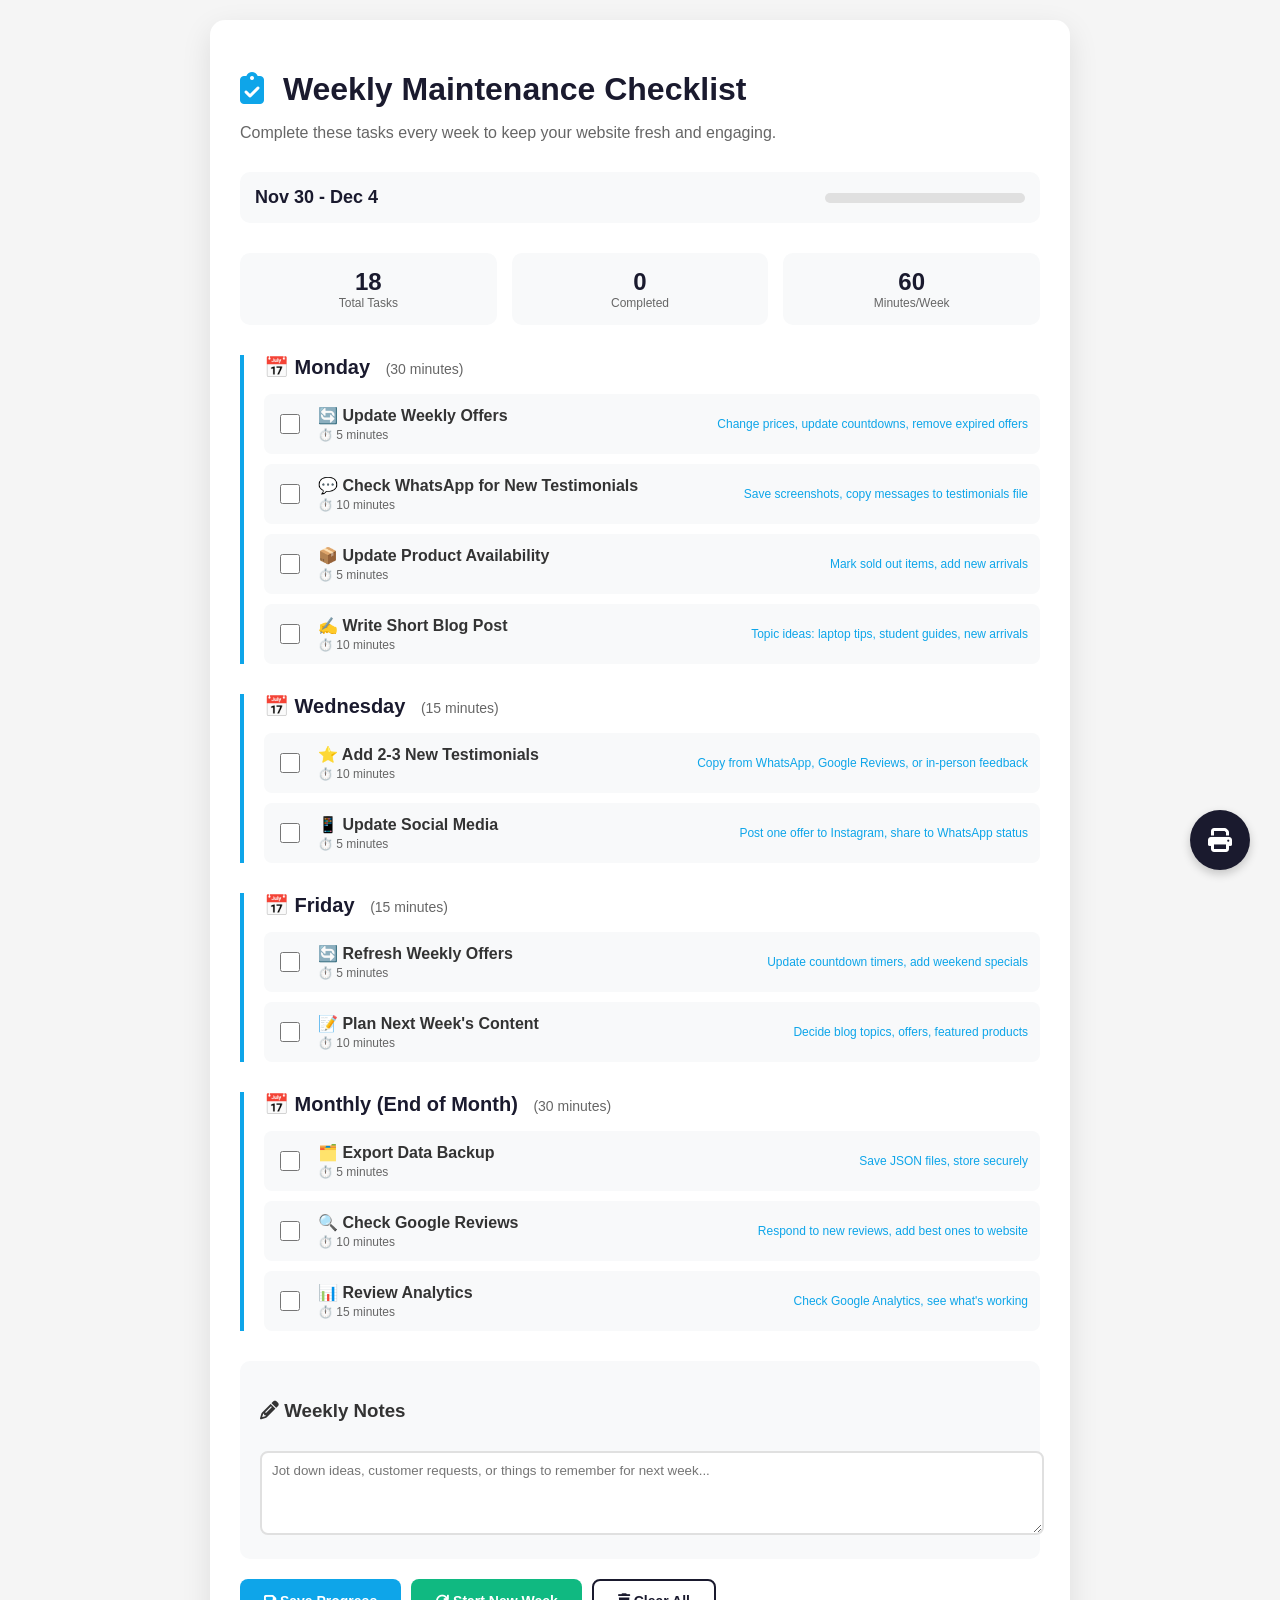
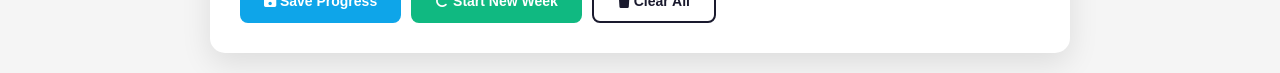
<file: maintenance-checklist.html>
<!DOCTYPE html>
<html lang="en">
<head>
    <meta charset="UTF-8">
    <meta name="viewport" content="width=device-width, initial-scale=1.0">
    <title>Next Laptops - Weekly Maintenance Checklist</title>
    <style>
        body {
            font-family: 'Segoe UI', Tahoma, Geneva, Verdana, sans-serif;
            background: #f5f5f5;
            margin: 0;
            padding: 20px;
            color: #333;
        }
        .checklist-container {
            max-width: 800px;
            margin: 0 auto;
            background: white;
            border-radius: 15px;
            padding: 30px;
            box-shadow: 0 10px 30px rgba(0,0,0,0.1);
        }
        h1 {
            color: #1a1a2e;
            margin-bottom: 5px;
        }
        h1 i {
            color: #0ea5e9;
            margin-right: 10px;
        }
        .week-info {
            display: flex;
            justify-content: space-between;
            align-items: center;
            margin: 20px 0;
            padding: 15px;
            background: #f8f9fa;
            border-radius: 10px;
        }
        .date-range {
            font-size: 18px;
            font-weight: 600;
            color: #1a1a2e;
        }
        .progress {
            background: #e0e0e0;
            border-radius: 20px;
            height: 10px;
            width: 200px;
            overflow: hidden;
        }
        .progress-bar {
            height: 100%;
            background: #10b981;
            width: 0%;
            transition: width 0.3s;
        }
        .day-section {
            margin: 30px 0;
            border-left: 4px solid #0ea5e9;
            padding-left: 20px;
        }
        .day-section h2 {
            color: #1a1a2e;
            margin-bottom: 15px;
            font-size: 20px;
        }
        .day-section h2 span {
            color: #666;
            font-size: 14px;
            font-weight: normal;
            margin-left: 10px;
        }
        .task-item {
            display: flex;
            align-items: center;
            padding: 12px;
            background: #f8f9fa;
            border-radius: 8px;
            margin-bottom: 10px;
            transition: all 0.3s;
        }
        .task-item:hover {
            background: #e9ecef;
        }
        .task-item.completed {
            opacity: 0.7;
            background: #d4edda;
        }
        .task-checkbox {
            margin-right: 15px;
        }
        .task-checkbox input {
            width: 20px;
            height: 20px;
            cursor: pointer;
        }
        .task-content {
            flex: 1;
        }
        .task-title {
            font-weight: 600;
            margin-bottom: 3px;
        }
        .task-time {
            font-size: 12px;
            color: #666;
        }
        .task-notes {
            font-size: 12px;
            color: #0ea5e9;
            margin-left: 10px;
        }
        .quick-stats {
            display: grid;
            grid-template-columns: repeat(3, 1fr);
            gap: 15px;
            margin: 30px 0;
        }
        .stat-card {
            background: #f8f9fa;
            padding: 15px;
            border-radius: 10px;
            text-align: center;
        }
        .stat-number {
            font-size: 24px;
            font-weight: 700;
            color: #1a1a2e;
        }
        .stat-label {
            font-size: 12px;
            color: #666;
        }
        .notes-section {
            margin-top: 30px;
            padding: 20px;
            background: #f8f9fa;
            border-radius: 10px;
        }
        .notes-section textarea {
            width: 100%;
            padding: 10px;
            border: 2px solid #e0e0e0;
            border-radius: 8px;
            margin-top: 10px;
            font-family: inherit;
            resize: vertical;
        }
        .button-group {
            display: flex;
            gap: 10px;
            margin-top: 20px;
        }
        .btn {
            padding: 12px 24px;
            border: none;
            border-radius: 8px;
            font-weight: 600;
            cursor: pointer;
            transition: all 0.3s;
            font-size: 14px;
        }
        .btn-primary {
            background: #0ea5e9;
            color: white;
        }
        .btn-primary:hover {
            background: #0284c7;
        }
        .btn-success {
            background: #10b981;
            color: white;
        }
        .btn-success:hover {
            background: #059669;
        }
        .btn-outline {
            background: white;
            border: 2px solid #1a1a2e;
            color: #1a1a2e;
        }
        .btn-outline:hover {
            background: #1a1a2e;
            color: white;
        }
        .print-btn {
            position: fixed;
            bottom: 30px;
            right: 30px;
            width: 60px;
            height: 60px;
            border-radius: 50%;
            background: #1a1a2e;
            color: white;
            border: none;
            cursor: pointer;
            box-shadow: 0 4px 10px rgba(0,0,0,0.2);
            font-size: 24px;
            display: flex;
            align-items: center;
            justify-content: center;
            transition: all 0.3s;
        }
        .print-btn:hover {
            background: #0ea5e9;
            transform: scale(1.1);
        }
        @media print {
            .print-btn, .button-group {
                display: none;
            }
            body {
                background: white;
                padding: 0;
            }
            .checklist-container {
                box-shadow: none;
                padding: 20px;
            }
        }
    </style>
</head>
<body>
    <div class="checklist-container" id="checklist">
        <h1><i class="fas fa-clipboard-check"></i> Weekly Maintenance Checklist</h1>
        <p style="color: #666; margin-bottom: 30px;">Complete these tasks every week to keep your website fresh and engaging.</p>
        
        <div class="week-info">
            <div class="date-range" id="weekRange"></div>
            <div class="progress">
                <div class="progress-bar" id="progressBar" style="width: 0%"></div>
            </div>
        </div>
        
        <div class="quick-stats">
            <div class="stat-card">
                <div class="stat-number" id="totalTasks">18</div>
                <div class="stat-label">Total Tasks</div>
            </div>
            <div class="stat-card">
                <div class="stat-number" id="completedTasks">0</div>
                <div class="stat-label">Completed</div>
            </div>
            <div class="stat-card">
                <div class="stat-number" id="totalTime">60</div>
                <div class="stat-label">Minutes/Week</div>
            </div>
        </div>
        
        <!-- Monday Section -->
        <div class="day-section">
            <h2>📅 Monday <span>(30 minutes)</span></h2>
            
            <div class="task-item" id="task-m1">
                <div class="task-checkbox">
                    <input type="checkbox" onchange="updateProgress()">
                </div>
                <div class="task-content">
                    <div class="task-title">🔄 Update Weekly Offers</div>
                    <div class="task-time">⏱️ 5 minutes</div>
                </div>
                <div class="task-notes">Change prices, update countdowns, remove expired offers</div>
            </div>
            
            <div class="task-item" id="task-m2">
                <div class="task-checkbox">
                    <input type="checkbox" onchange="updateProgress()">
                </div>
                <div class="task-content">
                    <div class="task-title">💬 Check WhatsApp for New Testimonials</div>
                    <div class="task-time">⏱️ 10 minutes</div>
                </div>
                <div class="task-notes">Save screenshots, copy messages to testimonials file</div>
            </div>
            
            <div class="task-item" id="task-m3">
                <div class="task-checkbox">
                    <input type="checkbox" onchange="updateProgress()">
                </div>
                <div class="task-content">
                    <div class="task-title">📦 Update Product Availability</div>
                    <div class="task-time">⏱️ 5 minutes</div>
                </div>
                <div class="task-notes">Mark sold out items, add new arrivals</div>
            </div>
            
            <div class="task-item" id="task-m4">
                <div class="task-checkbox">
                    <input type="checkbox" onchange="updateProgress()">
                </div>
                <div class="task-content">
                    <div class="task-title">✍️ Write Short Blog Post</div>
                    <div class="task-time">⏱️ 10 minutes</div>
                </div>
                <div class="task-notes">Topic ideas: laptop tips, student guides, new arrivals</div>
            </div>
        </div>
        
        <!-- Wednesday Section -->
        <div class="day-section">
            <h2>📅 Wednesday <span>(15 minutes)</span></h2>
            
            <div class="task-item" id="task-w1">
                <div class="task-checkbox">
                    <input type="checkbox" onchange="updateProgress()">
                </div>
                <div class="task-content">
                    <div class="task-title">⭐ Add 2-3 New Testimonials</div>
                    <div class="task-time">⏱️ 10 minutes</div>
                </div>
                <div class="task-notes">Copy from WhatsApp, Google Reviews, or in-person feedback</div>
            </div>
            
            <div class="task-item" id="task-w2">
                <div class="task-checkbox">
                    <input type="checkbox" onchange="updateProgress()">
                </div>
                <div class="task-content">
                    <div class="task-title">📱 Update Social Media</div>
                    <div class="task-time">⏱️ 5 minutes</div>
                </div>
                <div class="task-notes">Post one offer to Instagram, share to WhatsApp status</div>
            </div>
        </div>
        
        <!-- Friday Section -->
        <div class="day-section">
            <h2>📅 Friday <span>(15 minutes)</span></h2>
            
            <div class="task-item" id="task-f1">
                <div class="task-checkbox">
                    <input type="checkbox" onchange="updateProgress()">
                </div>
                <div class="task-content">
                    <div class="task-title">🔄 Refresh Weekly Offers</div>
                    <div class="task-time">⏱️ 5 minutes</div>
                </div>
                <div class="task-notes">Update countdown timers, add weekend specials</div>
            </div>
            
            <div class="task-item" id="task-f2">
                <div class="task-checkbox">
                    <input type="checkbox" onchange="updateProgress()">
                </div>
                <div class="task-content">
                    <div class="task-title">📝 Plan Next Week's Content</div>
                    <div class="task-time">⏱️ 10 minutes</div>
                </div>
                <div class="task-notes">Decide blog topics, offers, featured products</div>
            </div>
        </div>
        
        <!-- Monthly Bonus Tasks -->
        <div class="day-section">
            <h2>📅 Monthly (End of Month) <span>(30 minutes)</span></h2>
            
            <div class="task-item">
                <div class="task-checkbox">
                    <input type="checkbox" onchange="updateProgress()">
                </div>
                <div class="task-content">
                    <div class="task-title">🗂️ Export Data Backup</div>
                    <div class="task-time">⏱️ 5 minutes</div>
                </div>
                <div class="task-notes">Save JSON files, store securely</div>
            </div>
            
            <div class="task-item">
                <div class="task-checkbox">
                    <input type="checkbox" onchange="updateProgress()">
                </div>
                <div class="task-content">
                    <div class="task-title">🔍 Check Google Reviews</div>
                    <div class="task-time">⏱️ 10 minutes</div>
                </div>
                <div class="task-notes">Respond to new reviews, add best ones to website</div>
            </div>
            
            <div class="task-item">
                <div class="task-checkbox">
                    <input type="checkbox" onchange="updateProgress()">
                </div>
                <div class="task-content">
                    <div class="task-title">📊 Review Analytics</div>
                    <div class="task-time">⏱️ 15 minutes</div>
                </div>
                <div class="task-notes">Check Google Analytics, see what's working</div>
            </div>
        </div>
        
        <!-- Notes Section -->
        <div class="notes-section">
            <h3><i class="fas fa-pencil-alt"></i> Weekly Notes</h3>
            <textarea id="weeklyNotes" rows="4" placeholder="Jot down ideas, customer requests, or things to remember for next week..."></textarea>
        </div>
        
        <!-- Action Buttons -->
        <div class="button-group">
            <button class="btn btn-primary" onclick="saveProgress()">
                <i class="fas fa-save"></i> Save Progress
            </button>
            <button class="btn btn-success" onclick="resetWeekly()">
                <i class="fas fa-redo"></i> Start New Week
            </button>
            <button class="btn btn-outline" onclick="clearAll()">
                <i class="fas fa-trash"></i> Clear All
            </button>
        </div>
    </div>
    
    <button class="print-btn" onclick="window.print()" title="Print Checklist">
        <i class="fas fa-print"></i>
    </button>
    
    <script>
        // Update week range
        function getWeekRange() {
            const today = new Date();
            const startOfWeek = new Date(today);
            startOfWeek.setDate(today.getDate() - today.getDay() + 1); // Monday
            const endOfWeek = new Date(startOfWeek);
            endOfWeek.setDate(startOfWeek.getDate() + 4); // Friday
            
            const options = { month: 'short', day: 'numeric' };
            return `${startOfWeek.toLocaleDateString('en-US', options)} - ${endOfWeek.toLocaleDateString('en-US', options)}`;
        }
        
        document.getElementById('weekRange').textContent = getWeekRange();
        
        // Progress tracking
        function updateProgress() {
            const checkboxes = document.querySelectorAll('.task-item input[type="checkbox"]');
            const total = checkboxes.length;
            const completed = Array.from(checkboxes).filter(cb => cb.checked).length;
            
            document.getElementById('totalTasks').textContent = total;
            document.getElementById('completedTasks').textContent = completed;
            
            const percentage = (completed / total) * 100;
            document.getElementById('progressBar').style.width = percentage + '%';
            
            // Update task item styling
            document.querySelectorAll('.task-item').forEach(item => {
                const checkbox = item.querySelector('input[type="checkbox"]');
                if (checkbox && checkbox.checked) {
                    item.classList.add('completed');
                } else {
                    item.classList.remove('completed');
                }
            });
            
            saveProgress();
        }
        
        // Save to localStorage
        function saveProgress() {
            const tasks = [];
            document.querySelectorAll('.task-item').forEach((item, index) => {
                const checkbox = item.querySelector('input[type="checkbox"]');
                if (checkbox) {
                    tasks.push({
                        id: item.id || `task-${index}`,
                        completed: checkbox.checked
                    });
                }
            });
            
            const notes = document.getElementById('weeklyNotes').value;
            
            localStorage.setItem('nextLaptops_checklist', JSON.stringify({
                tasks: tasks,
                notes: notes,
                week: getWeekRange(),
                lastUpdated: new Date().toISOString()
            }));
        }
        
        // Load from localStorage
        function loadProgress() {
            const saved = localStorage.getItem('nextLaptops_checklist');
            if (saved) {
                const data = JSON.parse(saved);
                
                // Restore task states
                data.tasks.forEach(savedTask => {
                    if (savedTask.id) {
                        const taskElement = document.getElementById(savedTask.id);
                        if (taskElement) {
                            const checkbox = taskElement.querySelector('input[type="checkbox"]');
                            if (checkbox) checkbox.checked = savedTask.completed;
                        }
                    }
                });
                
                // Restore notes
                if (data.notes) {
                    document.getElementById('weeklyNotes').value = data.notes;
                }
                
                updateProgress();
            }
        }
        
        // Reset for new week
        function resetWeekly() {
            if (confirm('Start a new week? This will uncheck all tasks but keep your notes.')) {
                document.querySelectorAll('.task-item input[type="checkbox"]').forEach(cb => {
                    cb.checked = false;
                });
                updateProgress();
                saveProgress();
            }
        }
        
        // Clear all data
        function clearAll() {
            if (confirm('Clear all progress and notes?')) {
                localStorage.removeItem('nextLaptops_checklist');
                document.querySelectorAll('.task-item input[type="checkbox"]').forEach(cb => {
                    cb.checked = false;
                });
                document.getElementById('weeklyNotes').value = '';
                updateProgress();
            }
        }
        
        // Auto-save every 30 seconds
        setInterval(saveProgress, 30000);
        
        // Load saved progress on page load
        window.onload = loadProgress;
        
        // Save before unload
        window.onbeforeunload = function() {
            saveProgress();
        };
    </script>
    
    <!-- Font Awesome for icons -->
    <link rel="stylesheet" href="https://cdnjs.cloudflare.com/ajax/libs/font-awesome/6.4.0/css/all.min.css">
</body>
</html>
</file>
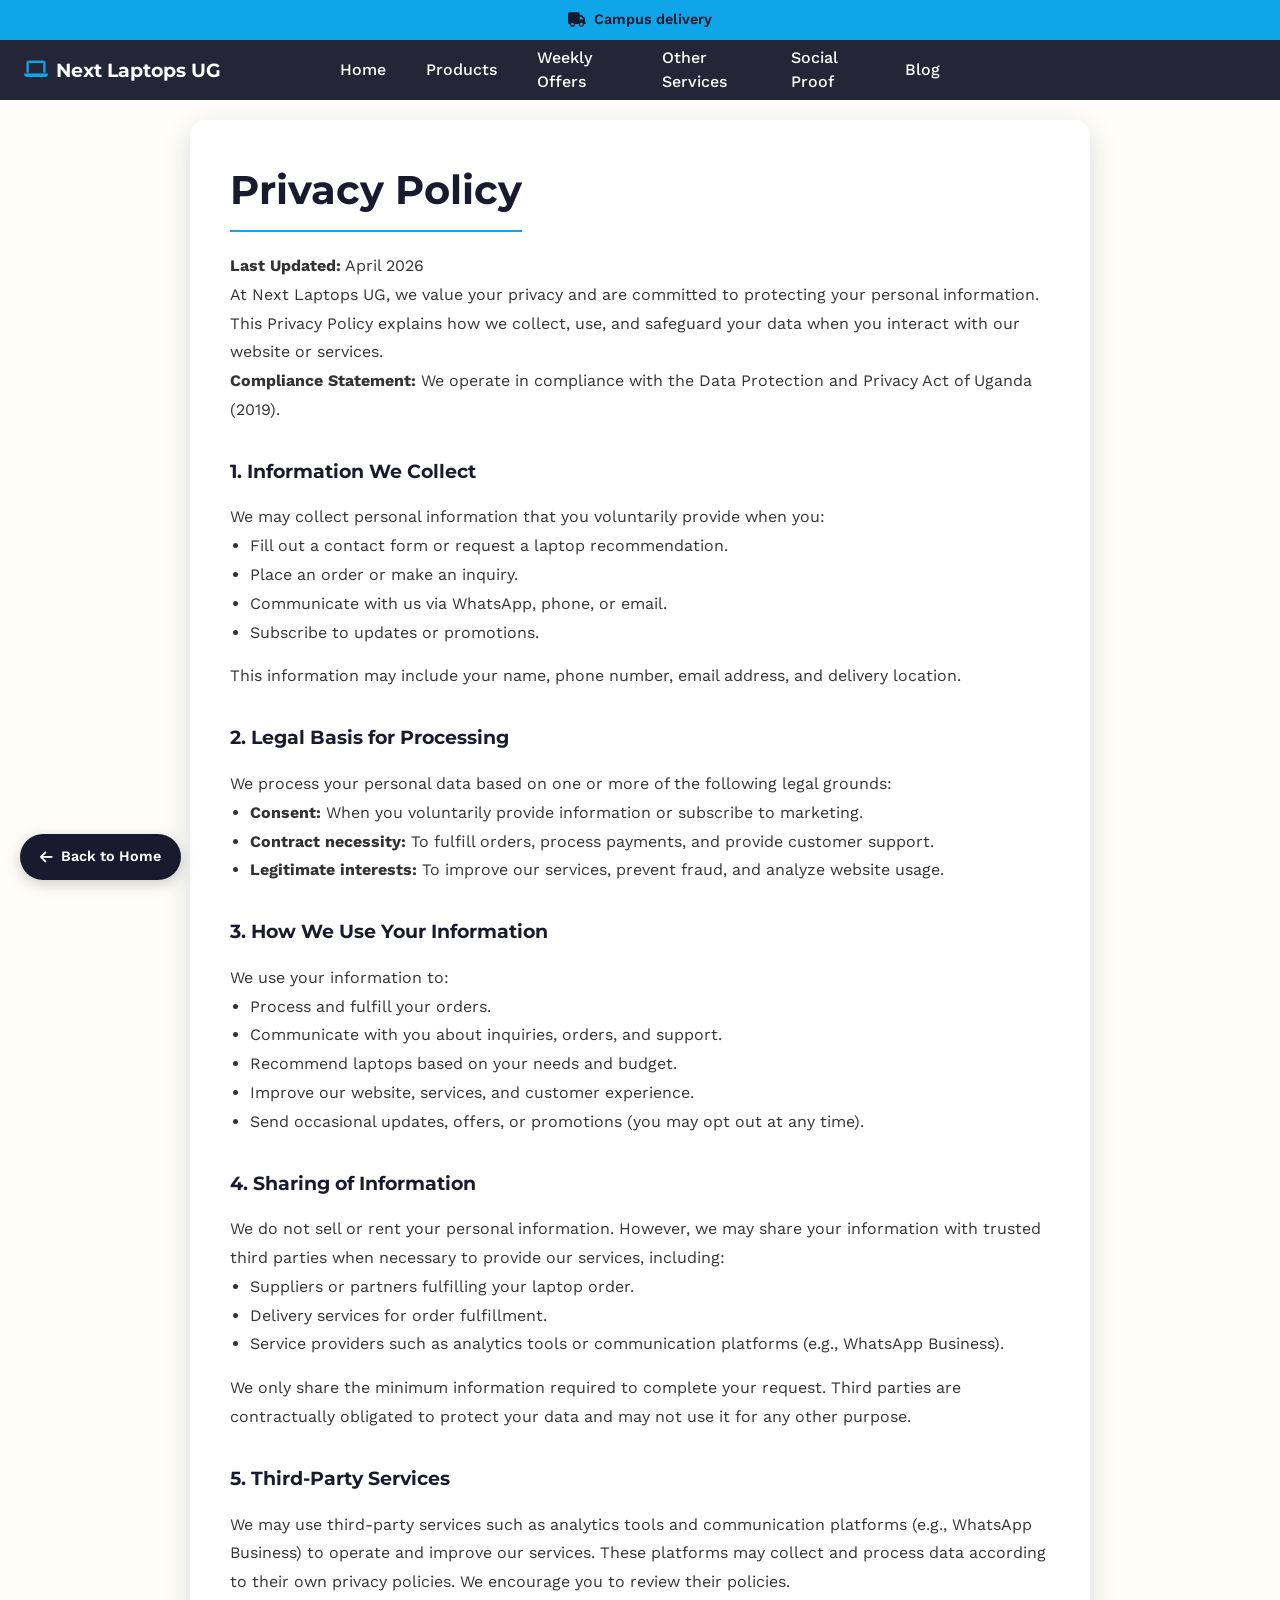
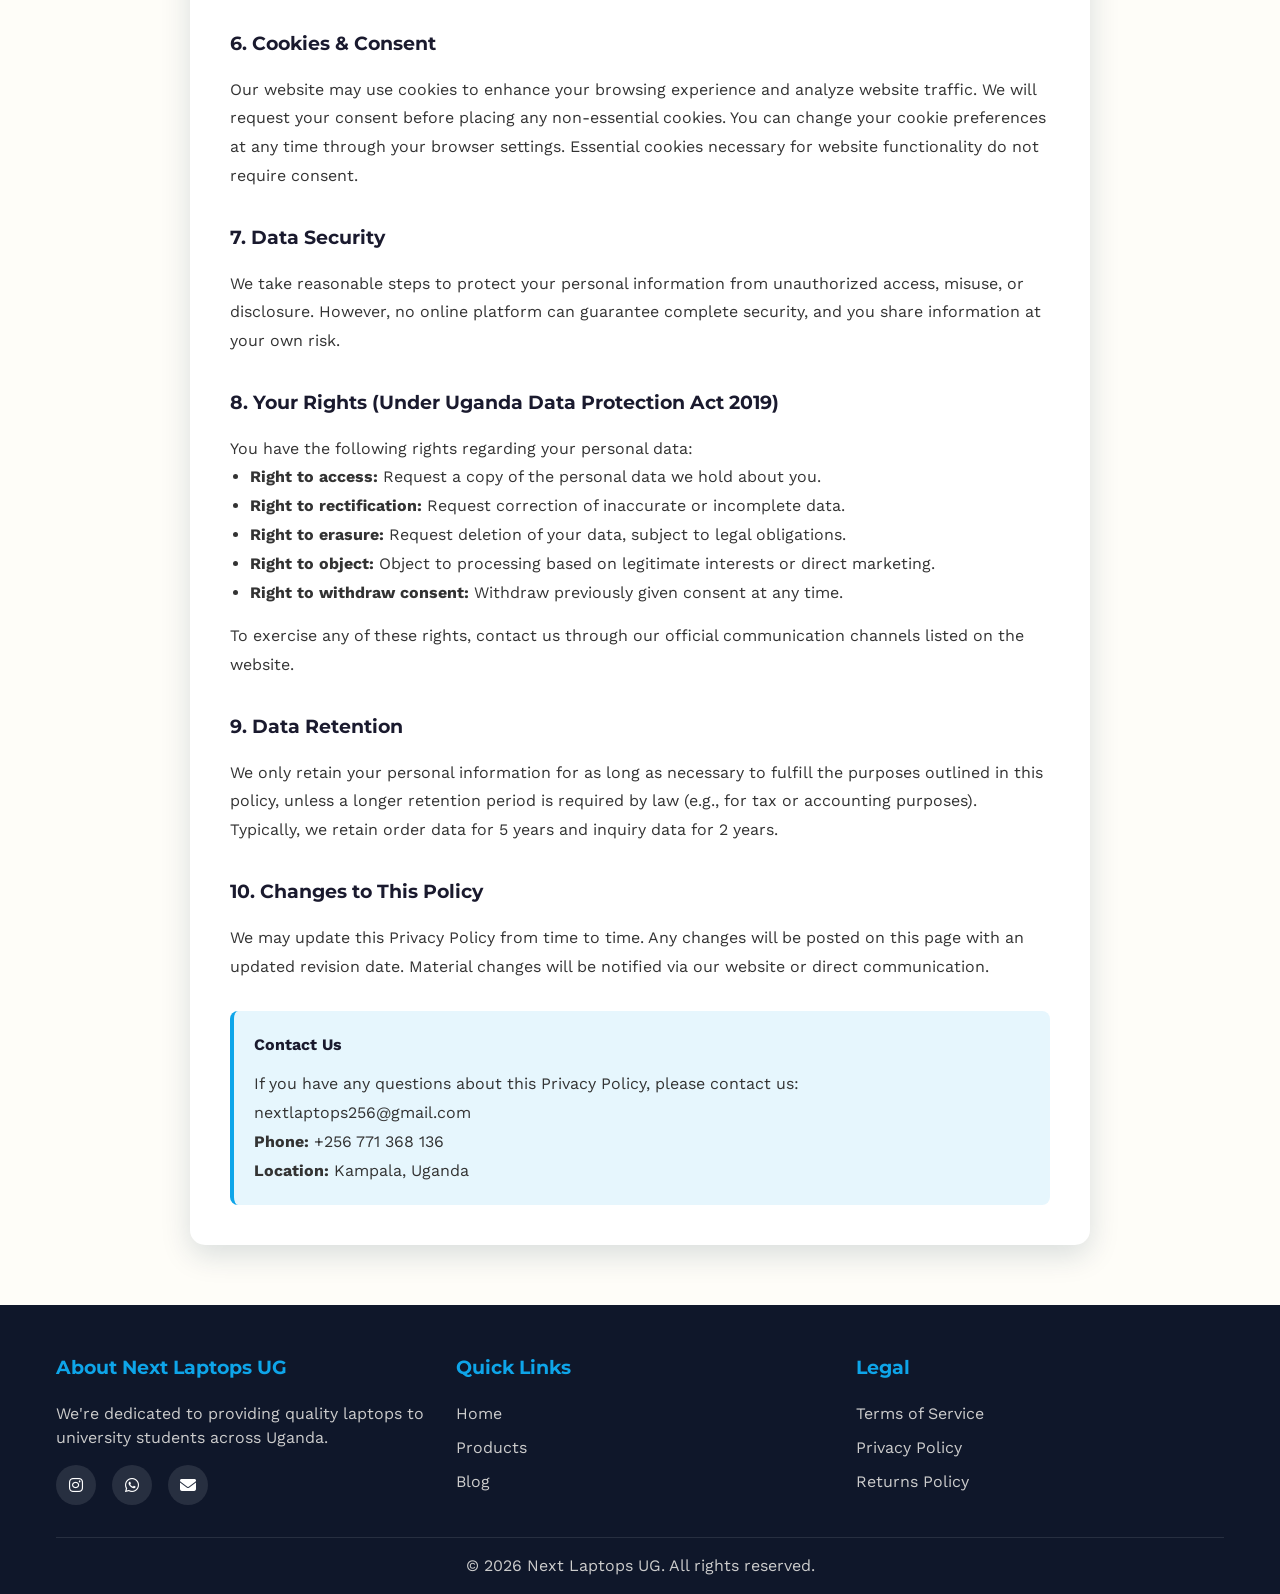
<file: legal/privacy.html>
<!DOCTYPE html>
<html lang="en">
<head>
    <meta charset="UTF-8">
    <meta name="viewport" content="width=device-width, initial-scale=1.0">
    <title>Privacy Policy - Next Laptops UG</title>
    
    <!-- Google Fonts -->
    <link rel="preconnect" href="https://fonts.googleapis.com">
    <link rel="preconnect" href="https://fonts.gstatic.com" crossorigin>
    <link href="https://fonts.googleapis.com/css2?family=Montserrat:wght@400;500;600;700;800;900&family=Work+Sans:wght@300;400;500;600;700&display=swap" rel="stylesheet">
    <link rel="stylesheet" href="https://cdnjs.cloudflare.com/ajax/libs/font-awesome/6.4.0/css/all.min.css">

    <!-- Link to your new clean Template CSS -->
    <link rel="stylesheet" href="../css/template.css">

     <style>
        /* Specific styles for this page layout */
        .page-content {
            padding: 120px 0 60px; /* Space for fixed header */
            min-height: 60vh;
            background-color: var(--light-color);
        }
        .page-container {
            max-width: 900px;
            margin: 0 auto;
            background: white;
            padding: 40px;
            border-radius: var(--border-radius);
            box-shadow: var(--card-shadow);
        }
        .page-title {
            font-family: var(--title-font);
            font-size: 2.5rem;
            color: var(--primary-color);
            margin-bottom: 20px;
            border-bottom: 2px solid var(--accent-color);
            padding-bottom: 10px;
            display: inline-block;
        }
        .page-body {
            font-size: 1rem;
            line-height: 1.8;
            color: #333;
        }
        .page-body h3 {
            font-family: var(--title-font);
            color: var(--primary-color);
            margin-top: 30px;
            margin-bottom: 15px;
        }
    </style>
</head>
<body>

    <!-- Loader -->
    <div class="loader" id="loader" role="alert" aria-busy="true">
        <div class="loader-circle" aria-hidden="true"></div>
    </div>

    <!-- ========== HEADER STARTS HERE ========== -->
    <div class="top-notification" id="topNotification">
        <div class="top-notification-content" id="notificationContent">
        </div>
    </div>
    
    <header id="header">
        <div class="header-container">
            <a href="../index.html" class="logo" tabindex="0">
                <i class="fas fa-laptop" aria-hidden="true"></i>
                Next Laptops UG
            </a>
            <div class="header-nav-group">
                <ul class="nav-links" id="navLinks">
                    <li><a href="../index.html#home" tabindex="0">Home</a></li>
                    <li><a href="../index.html#products" tabindex="0">Products</a></li>
                    <li><a href="../index.html#weekly-offers" tabindex="0">Weekly Offers</a></li>
                    <li><a href="../index.html#other-services" tabindex="0">Other Services</a></li>
                    <li><a href="../index.html#social-proof" tabindex="0">Social Proof</a></li>
                    <li><a href="../index.html#blog" tabindex="0">Blog</a></li>
                </ul>
            </div>
        </div>
        <button class="menu-toggle" id="menuToggle" aria-label="Open menu" aria-expanded="false">
            <i class="fas fa-bars" aria-hidden="true"></i>
        </button>
    </header>

    <!-- Mobile Nav -->
    <div class="mobile-nav" id="mobileNav" role="navigation">
        <div class="mobile-nav-header">
            <a href="../index.html" class="mobile-nav-logo"><i class="fas fa-laptop"></i> Next Laptops UG</a>
            <button class="mobile-nav-close" id="mobileNavClose"><i class="fas fa-times"></i></button>
        </div>
        <ul>
            <li><a href="../index.html#home">Home</a></li>
            <li><a href="../index.html#products">Products</a></li>
            <li><a href="../index.html#contact">Contact</a></li>
        </ul>
    </div>
    <div class="overlay" id="overlay"></div>
    <!-- ========== HEADER ENDS HERE ========== -->


    <!-- ========== MAIN CONTENT (PRIVACY POLICY) ========== -->
    <main class="page-content">
        <div class="container">
            <div class="page-container">
                <h1 class="page-title">Privacy Policy</h1>
                
                <div class="page-body">
    <p><strong>Last Updated:</strong> April 2026</p>
    <p>At Next Laptops UG, we value your privacy and are committed to protecting your personal information. This Privacy Policy explains how we collect, use, and safeguard your data when you interact with our website or services.</p>
    
    <p><strong>Compliance Statement:</strong> We operate in compliance with the Data Protection and Privacy Act of Uganda (2019).</p>
    
    <h3>1. Information We Collect</h3>
    <p>We may collect personal information that you voluntarily provide when you:</p>
    <ul style="list-style: disc; padding-left: 20px; margin-bottom: 15px;">
        <li>Fill out a contact form or request a laptop recommendation.</li>
        <li>Place an order or make an inquiry.</li>
        <li>Communicate with us via WhatsApp, phone, or email.</li>
        <li>Subscribe to updates or promotions.</li>
    </ul>
    <p>This information may include your name, phone number, email address, and delivery location.</p>

    <h3>2. Legal Basis for Processing</h3>
    <p>We process your personal data based on one or more of the following legal grounds:</p>
    <ul style="list-style: disc; padding-left: 20px; margin-bottom: 15px;">
        <li><strong>Consent:</strong> When you voluntarily provide information or subscribe to marketing.</li>
        <li><strong>Contract necessity:</strong> To fulfill orders, process payments, and provide customer support.</li>
        <li><strong>Legitimate interests:</strong> To improve our services, prevent fraud, and analyze website usage.</li>
    </ul>

    <h3>3. How We Use Your Information</h3>
    <p>We use your information to:</p>
    <ul style="list-style: disc; padding-left: 20px; margin-bottom: 15px;">
        <li>Process and fulfill your orders.</li>
        <li>Communicate with you about inquiries, orders, and support.</li>
        <li>Recommend laptops based on your needs and budget.</li>
        <li>Improve our website, services, and customer experience.</li>
        <li>Send occasional updates, offers, or promotions (you may opt out at any time).</li>
    </ul>

    <h3>4. Sharing of Information</h3>
    <p>We do not sell or rent your personal information. However, we may share your information with trusted third parties when necessary to provide our services, including:</p>
    <ul style="list-style: disc; padding-left: 20px; margin-bottom: 15px;">
        <li>Suppliers or partners fulfilling your laptop order.</li>
        <li>Delivery services for order fulfillment.</li>
        <li>Service providers such as analytics tools or communication platforms (e.g., WhatsApp Business).</li>
    </ul>
    <p>We only share the minimum information required to complete your request. Third parties are contractually obligated to protect your data and may not use it for any other purpose.</p>

    <h3>5. Third-Party Services</h3>
    <p>We may use third-party services such as analytics tools and communication platforms (e.g., WhatsApp Business) to operate and improve our services. These platforms may collect and process data according to their own privacy policies. We encourage you to review their policies.</p>

    <h3>6. Cookies & Consent</h3>
    <p>Our website may use cookies to enhance your browsing experience and analyze website traffic. We will request your consent before placing any non-essential cookies. You can change your cookie preferences at any time through your browser settings. Essential cookies necessary for website functionality do not require consent.</p>

    <h3>7. Data Security</h3>
    <p>We take reasonable steps to protect your personal information from unauthorized access, misuse, or disclosure. However, no online platform can guarantee complete security, and you share information at your own risk.</p>

    <h3>8. Your Rights (Under Uganda Data Protection Act 2019)</h3>
    <p>You have the following rights regarding your personal data:</p>
    <ul style="list-style: disc; padding-left: 20px; margin-bottom: 15px;">
        <li><strong>Right to access:</strong> Request a copy of the personal data we hold about you.</li>
        <li><strong>Right to rectification:</strong> Request correction of inaccurate or incomplete data.</li>
        <li><strong>Right to erasure:</strong> Request deletion of your data, subject to legal obligations.</li>
        <li><strong>Right to object:</strong> Object to processing based on legitimate interests or direct marketing.</li>
        <li><strong>Right to withdraw consent:</strong> Withdraw previously given consent at any time.</li>
    </ul>
    <p>To exercise any of these rights, contact us through our official communication channels listed on the website.</p>

    <h3>9. Data Retention</h3>
    <p>We only retain your personal information for as long as necessary to fulfill the purposes outlined in this policy, unless a longer retention period is required by law (e.g., for tax or accounting purposes). Typically, we retain order data for 5 years and inquiry data for 2 years.</p>

    <h3>10. Changes to This Policy</h3>
    <p>We may update this Privacy Policy from time to time. Any changes will be posted on this page with an updated revision date. Material changes will be notified via our website or direct communication.</p>

    <div style="margin-top: 30px; padding: 20px; background: rgba(14, 165, 233, 0.1); border-radius: 8px; border-left: 4px solid var(--accent-color);">
        <h4 style="margin-bottom: 10px; color: var(--primary-color);">Contact Us</h4>
          <p>If you have any questions about this Privacy Policy, please contact us:</p>
    <p>
        nextlaptops256@gmail.com<br>
        <strong>Phone:</strong> +256 771 368 136<br>
        <strong>Location:</strong> Kampala, Uganda
    </p>
    </div>
</div>
            </div>
        </div>
    </main>
    <!-- ========== MAIN CONTENT ENDS HERE ========== -->


    <!-- ========== FOOTER STARTS HERE ========== -->
    <footer id="contact">
        <div class="container">
            <div class="footer-content">
                <div class="footer-section">
                    <div class="footer-header"><h3>About Next Laptops UG</h3>
                    <i class="fas fa-chevron-down"></i>
                    </div>
                    <div class="footer-links">
                        <p>We're dedicated to providing quality laptops to university students across Uganda.</p>
                        <div class="social-links">
                            <a href="https://www.instagram.com/next_laptopsug"><i class="fab fa-instagram"></i></a>
                            <a href="https://wa.me/256771368136"><i class="fab fa-whatsapp"></i></a>
                            <a href="mailto:nextlaptops256@gmail.com"><i class="fas fa-envelope"></i></a>
                        </div>
                    </div>
                </div>
                <div class="footer-section">
                    <div class="footer-header"><h3>Quick Links</h3>
                    <i class="fas fa-chevron-down"></i>
                    </div>
                    <div class="footer-links">
                        <ul>
                            <li><a href="../index.html#home">Home</a></li>
                            <li><a href="../index.html#products">Products</a></li>
                            <li><a href="../index.html#blog">Blog</a></li>
                        </ul>
                    </div>
                </div>
                <div class="footer-section">
                    <div class="footer-header"><h3>Legal</h3>
                    <i class="fas fa-chevron-down"></i>
                    </div>
                    <div class="footer-links">
                        <ul>
                            <li><a href="terms.html">Terms of Service</a></li>
                            <li><a href="privacy.html">Privacy Policy</a></li>
                            <li><a href="returns.html">Returns Policy</a></li>
                        </ul>
                    </div>
                </div>
            </div>
            <div class="footer-bottom">
                <p>&copy; 2026 Next Laptops UG. All rights reserved.</p>
            </div>
        </div>
    </footer>
    <!-- ========== FOOTER ENDS HERE ========== -->

    <!-- Link to the lightweight Template JS -->
      <script src="../js/data.js"></script>
    <script src="../js/template.js"></script>

</body>
</html>
</file>
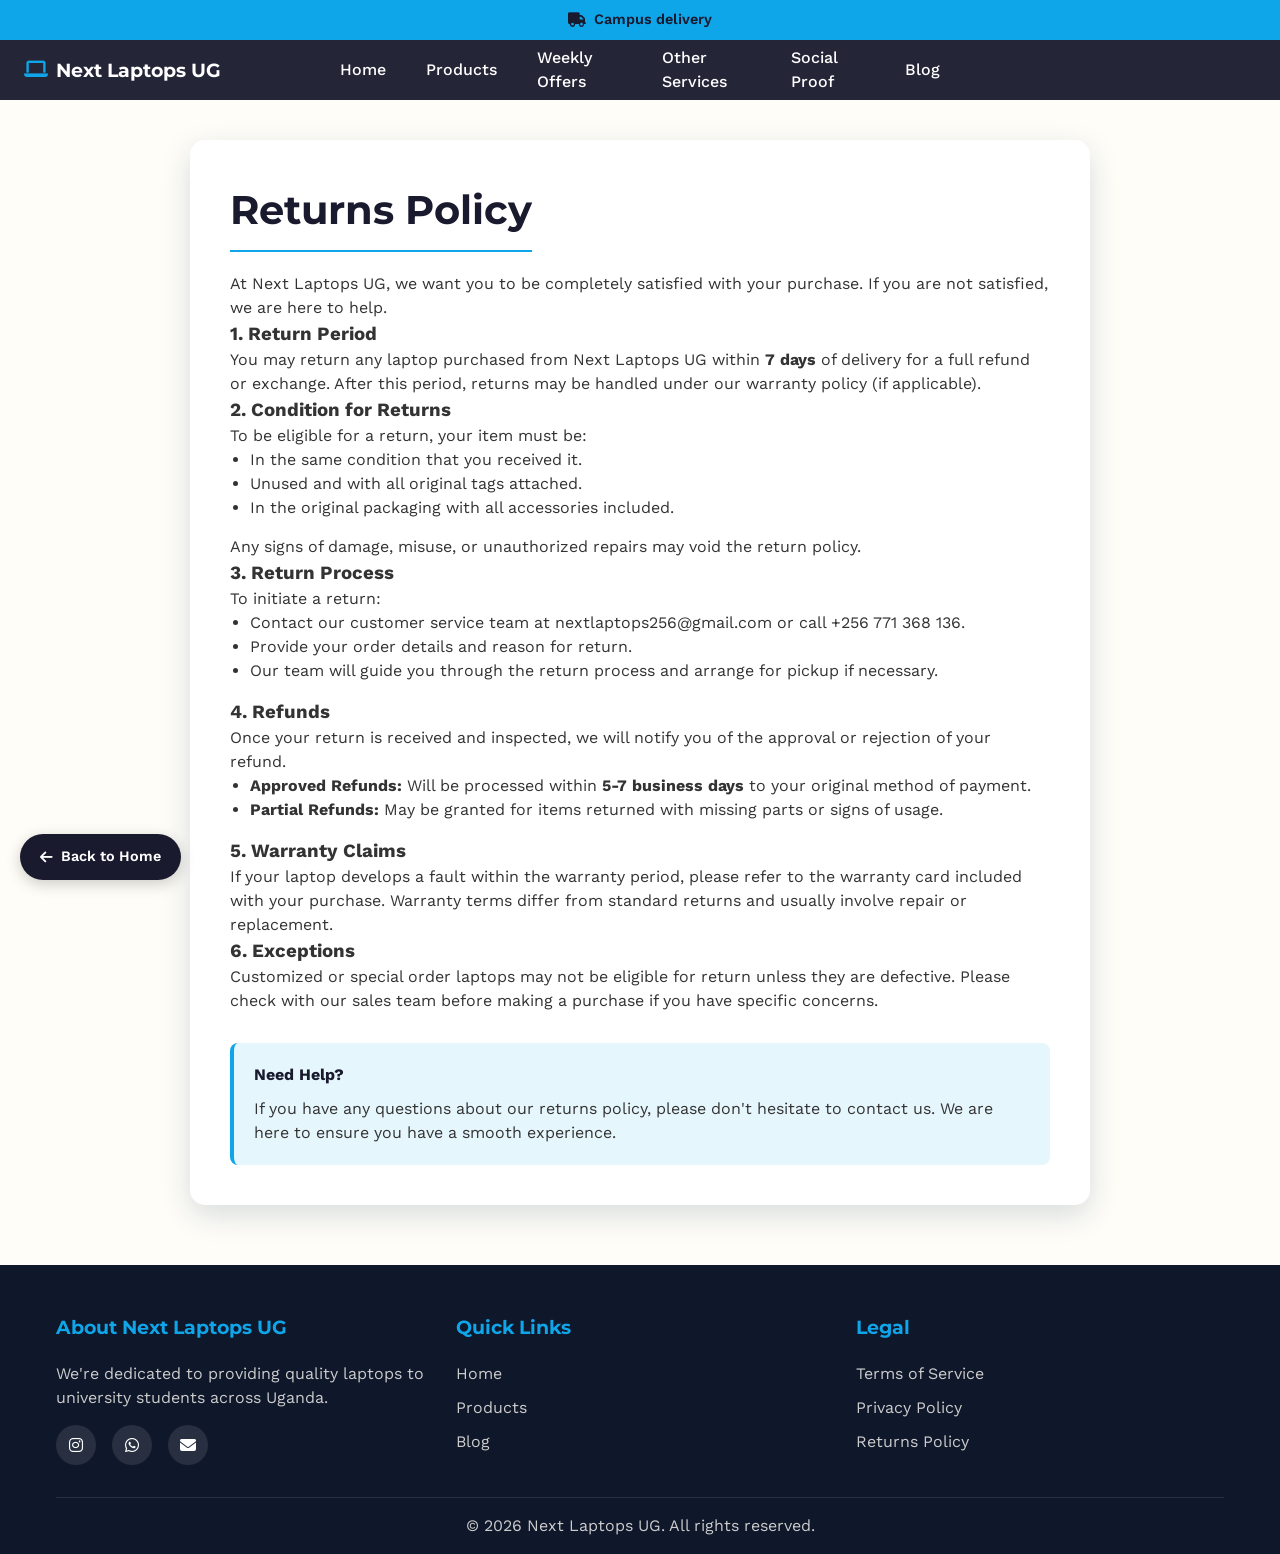
<file: legal/returns.html>
<!DOCTYPE html>
<html lang="en">
<head>
    <meta charset="UTF-8">
    <meta name="viewport" content="width=device-width, initial-scale=1.0">
    <title>Returns Policy - Next Laptops UG</title>
    
    <!-- Google Fonts -->
    <link rel="preconnect" href="https://fonts.googleapis.com">
    <link rel="preconnect" href="https://fonts.gstatic.com" crossorigin>
    <link href="https://fonts.googleapis.com/css2?family=Montserrat:wght@400;500;600;700;800;900&family=Work+Sans:wght@300;400;500;600;700&display=swap" rel="stylesheet">
    <link rel="stylesheet" href="https://cdnjs.cloudflare.com/ajax/libs/font-awesome/6.4.0/css/all.min.css">

    <!-- Link to your clean Template CSS -->
    <link rel="stylesheet" href="../css/template.css">
</head>
<body>

    <!-- Loader -->
    <div class="loader" id="loader" role="alert" aria-busy="true">
        <div class="loader-circle" aria-hidden="true"></div>
    </div>

    <!-- ========== HEADER STARTS HERE ========== -->
    <div class="top-notification" id="topNotification">
        <div class="top-notification-content" id="notificationContent">
             <span><i class="fas fa-truck"></i> Fast Delivery Available</span>
        </div>
    </div>
    
    <header id="header">
        <div class="header-container">
            <a href="../index.html" class="logo" tabindex="0">
                <i class="fas fa-laptop" aria-hidden="true"></i>
                Next Laptops UG
            </a>
            <div class="header-nav-group">
                <ul class="nav-links" id="navLinks">
                    <li><a href="../index.html#home" tabindex="0">Home</a></li>
                    <li><a href="../index.html#products" tabindex="0">Products</a></li>
                    <li><a href="../index.html#weekly-offers" tabindex="0">Weekly Offers</a></li>
                    <li><a href="../index.html#other-services" tabindex="0">Other Services</a></li>
                    <li><a href="../index.html#social-proof" tabindex="0">Social Proof</a></li>
                    <li><a href="../index.html#blog" tabindex="0">Blog</a></li>
                </ul>
            </div>
        </div>
        <button class="menu-toggle" id="menuToggle" aria-label="Open menu" aria-expanded="false">
            <i class="fas fa-bars" aria-hidden="true"></i>
        </button>
    </header>

    <!-- Mobile Nav -->
    <div class="mobile-nav" id="mobileNav" role="navigation">
        <div class="mobile-nav-header">
            <a href="../index.html" class="mobile-nav-logo"><i class="fas fa-laptop"></i> Next Laptops UG</a>
            <button class="mobile-nav-close" id="mobileNavClose"><i class="fas fa-times"></i></button>
        </div>
        <ul>
            <li><a href="../index.html#home">Home</a></li>
            <li><a href="../index.html#products">Products</a></li>
            <li><a href="../index.html#contact">Contact</a></li>
        </ul>
    </div>
    <div class="overlay" id="overlay"></div>
    <!-- ========== HEADER ENDS HERE ========== -->


    <!-- ========== MAIN CONTENT (RETURNS POLICY) ========== -->
    <main class="page-content">
        <div class="container">
            <div class="page-container">
                <h1 class="page-title">Returns Policy</h1>
                
                <div class="page-body">
                    <p>At Next Laptops UG, we want you to be completely satisfied with your purchase. If you are not satisfied, we are here to help.</p>
                    
                    <h3>1. Return Period</h3>
                    <p>You may return any laptop purchased from Next Laptops UG within <strong>7 days</strong> of delivery for a full refund or exchange. After this period, returns may be handled under our warranty policy (if applicable).</p>
                    
                    <h3>2. Condition for Returns</h3>
                    <p>To be eligible for a return, your item must be:</p>
                    <ul style="list-style: disc; padding-left: 20px; margin-bottom: 15px;">
                        <li>In the same condition that you received it.</li>
                        <li>Unused and with all original tags attached.</li>
                        <li>In the original packaging with all accessories included.</li>
                    </ul>
                    <p>Any signs of damage, misuse, or unauthorized repairs may void the return policy.</p>
                    
                    <h3>3. Return Process</h3>
                    <p>To initiate a return:</p>
                    <ul style="list-style: disc; padding-left: 20px; margin-bottom: 15px;">
                        <li>Contact our customer service team at <a href="mailto:nextlaptops256@gmail.com">nextlaptops256@gmail.com</a> or call <a href="tel:+256771368136">+256 771 368 136</a>.</li>
                        <li>Provide your order details and reason for return.</li>
                        <li>Our team will guide you through the return process and arrange for pickup if necessary.</li>
                    </ul>

                    <h3>4. Refunds</h3>
                    <p>Once your return is received and inspected, we will notify you of the approval or rejection of your refund.</p>
                    <ul style="list-style: disc; padding-left: 20px; margin-bottom: 15px;">
                        <li><strong>Approved Refunds:</strong> Will be processed within <strong>5-7 business days</strong> to your original method of payment.</li>
                        <li><strong>Partial Refunds:</strong> May be granted for items returned with missing parts or signs of usage.</li>
                    </ul>

                    <h3>5. Warranty Claims</h3>
                    <p>If your laptop develops a fault within the warranty period, please refer to the warranty card included with your purchase. Warranty terms differ from standard returns and usually involve repair or replacement.</p>

                    <h3>6. Exceptions</h3>
                    <p>Customized or special order laptops may not be eligible for return unless they are defective. Please check with our sales team before making a purchase if you have specific concerns.</p>

                    <div style="margin-top: 30px; padding: 20px; background: rgba(14, 165, 233, 0.1); border-radius: 8px; border-left: 4px solid var(--accent-color);">
                        <h4 style="margin-bottom: 10px; color: var(--primary-color);">Need Help?</h4>
                        <p>If you have any questions about our returns policy, please don't hesitate to contact us. We are here to ensure you have a smooth experience.</p>
                    </div>
                </div>
            </div>
        </div>
    </main>
    <!-- ========== MAIN CONTENT ENDS HERE ========== -->


    <!-- ========== FOOTER STARTS HERE ========== -->
    <footer id="contact">
        <div class="container">
            <div class="footer-content">
                <div class="footer-section">
                    <div class="footer-header"><h3>About Next Laptops UG</h3>
                    <i class="fas fa-chevron-down"></i>
                    </div>
                    <div class="footer-links">
                        <p>We're dedicated to providing quality laptops to university students across Uganda.</p>
                        <div class="social-links">
                            <a href="https://www.instagram.com/next_laptopsug"><i class="fab fa-instagram"></i></a>
                            <a href="https://wa.me/256771368136"><i class="fab fa-whatsapp"></i></a>
                            <a href="mailto:nextlaptops256@gmail.com"><i class="fas fa-envelope"></i></a>
                        </div>
                    </div>
                </div>
                <div class="footer-section">
                    <div class="footer-header"><h3>Quick Links</h3>
                    <i class="fas fa-chevron-down"></i>
                    </div>
                    <div class="footer-links">
                        <ul>
                            <li><a href="../index.html#home">Home</a></li>
                            <li><a href="../index.html#products">Products</a></li>
                            <li><a href="../index.html#blog">Blog</a></li>
                        </ul>
                    </div>
                </div>
                <div class="footer-section">
                    <div class="footer-header"><h3>Legal</h3>
                    <i class="fas fa-chevron-down"></i>
                    </div>
                    <div class="footer-links">
                        <ul>
                            <li><a href="terms.html">Terms of Service</a></li>
                            <li><a href="privacy.html">Privacy Policy</a></li>
                            <li><a href="returns.html">Returns Policy</a></li>
                        </ul>
                    </div>
                </div>
            </div>
            <div class="footer-bottom">
                <p>&copy; 2026 Next Laptops UG. All rights reserved.</p>
            </div>
        </div>
    </footer>
    <!-- ========== FOOTER ENDS HERE ========== -->

    <!-- Link to the lightweight Template JS -->
      <script src="../js/data.js"></script>
    <script src="../js/template.js"></script>

</body>
</html>
</file>
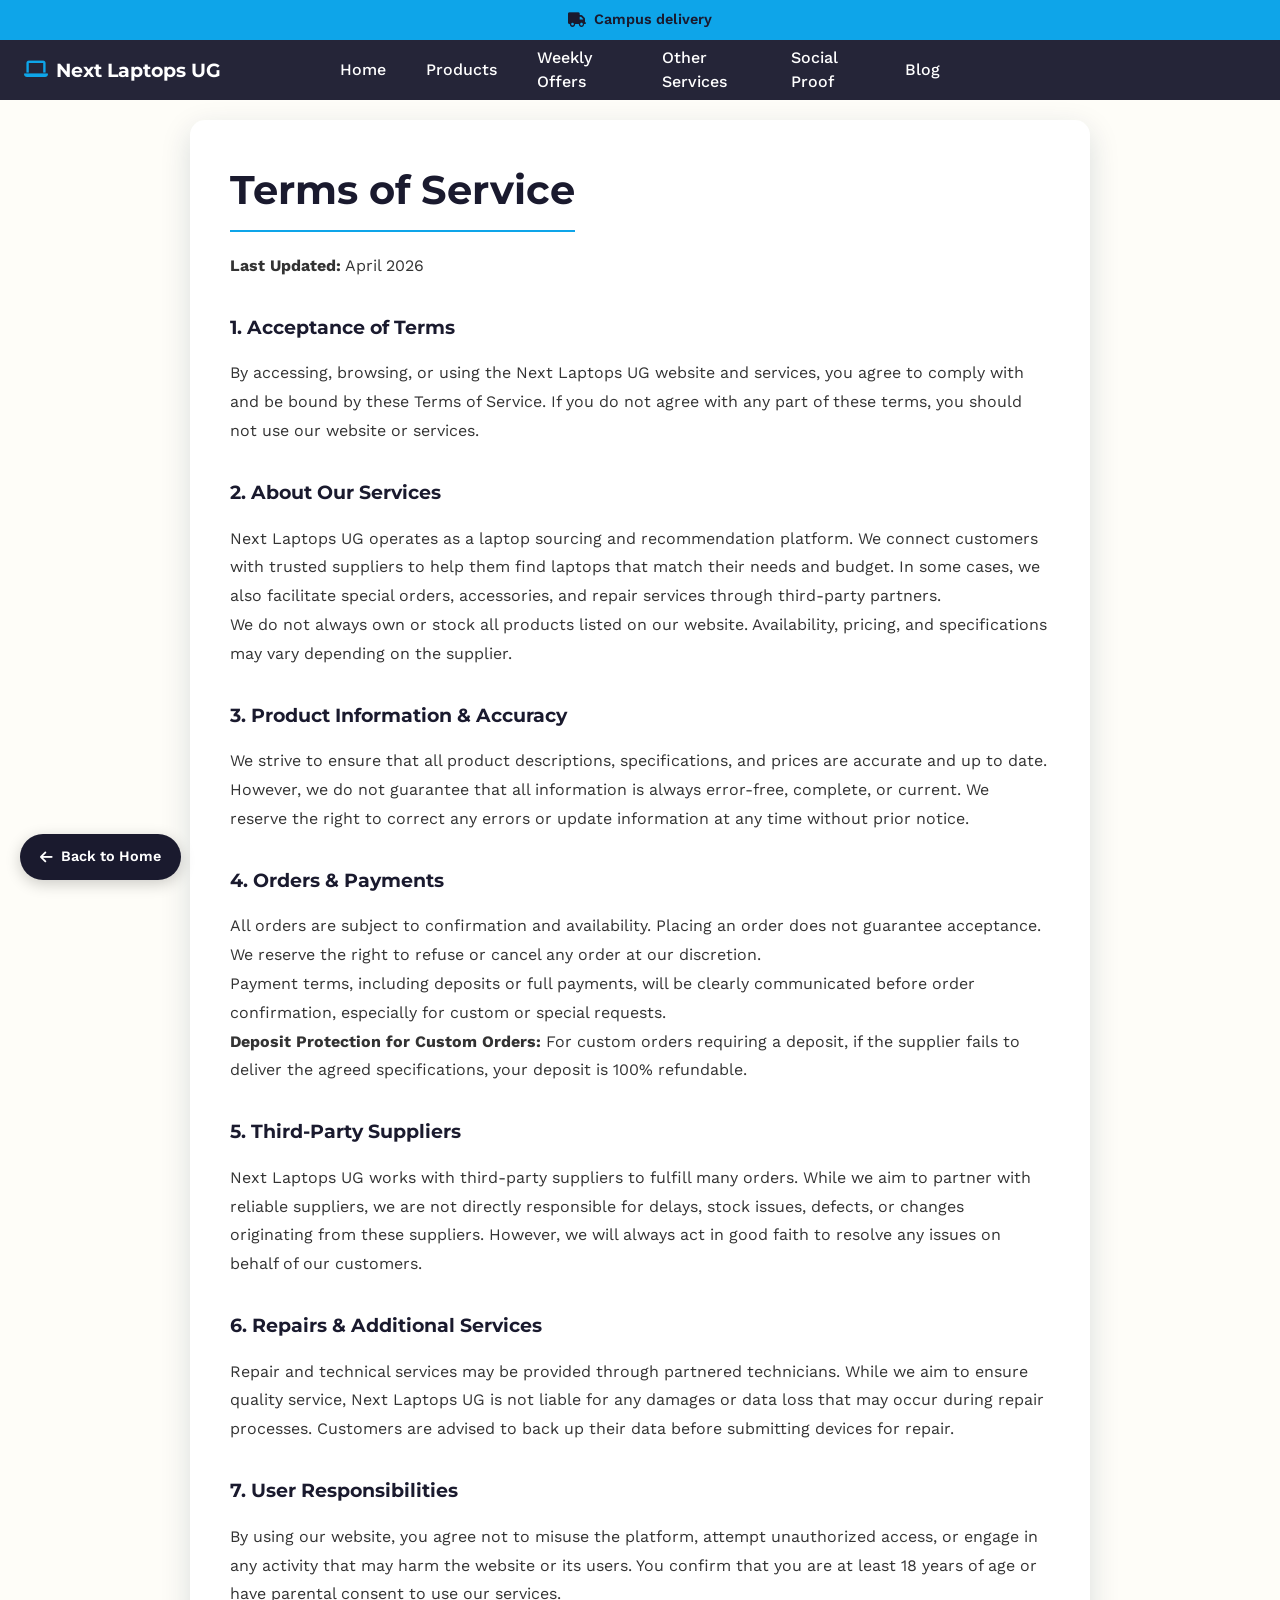
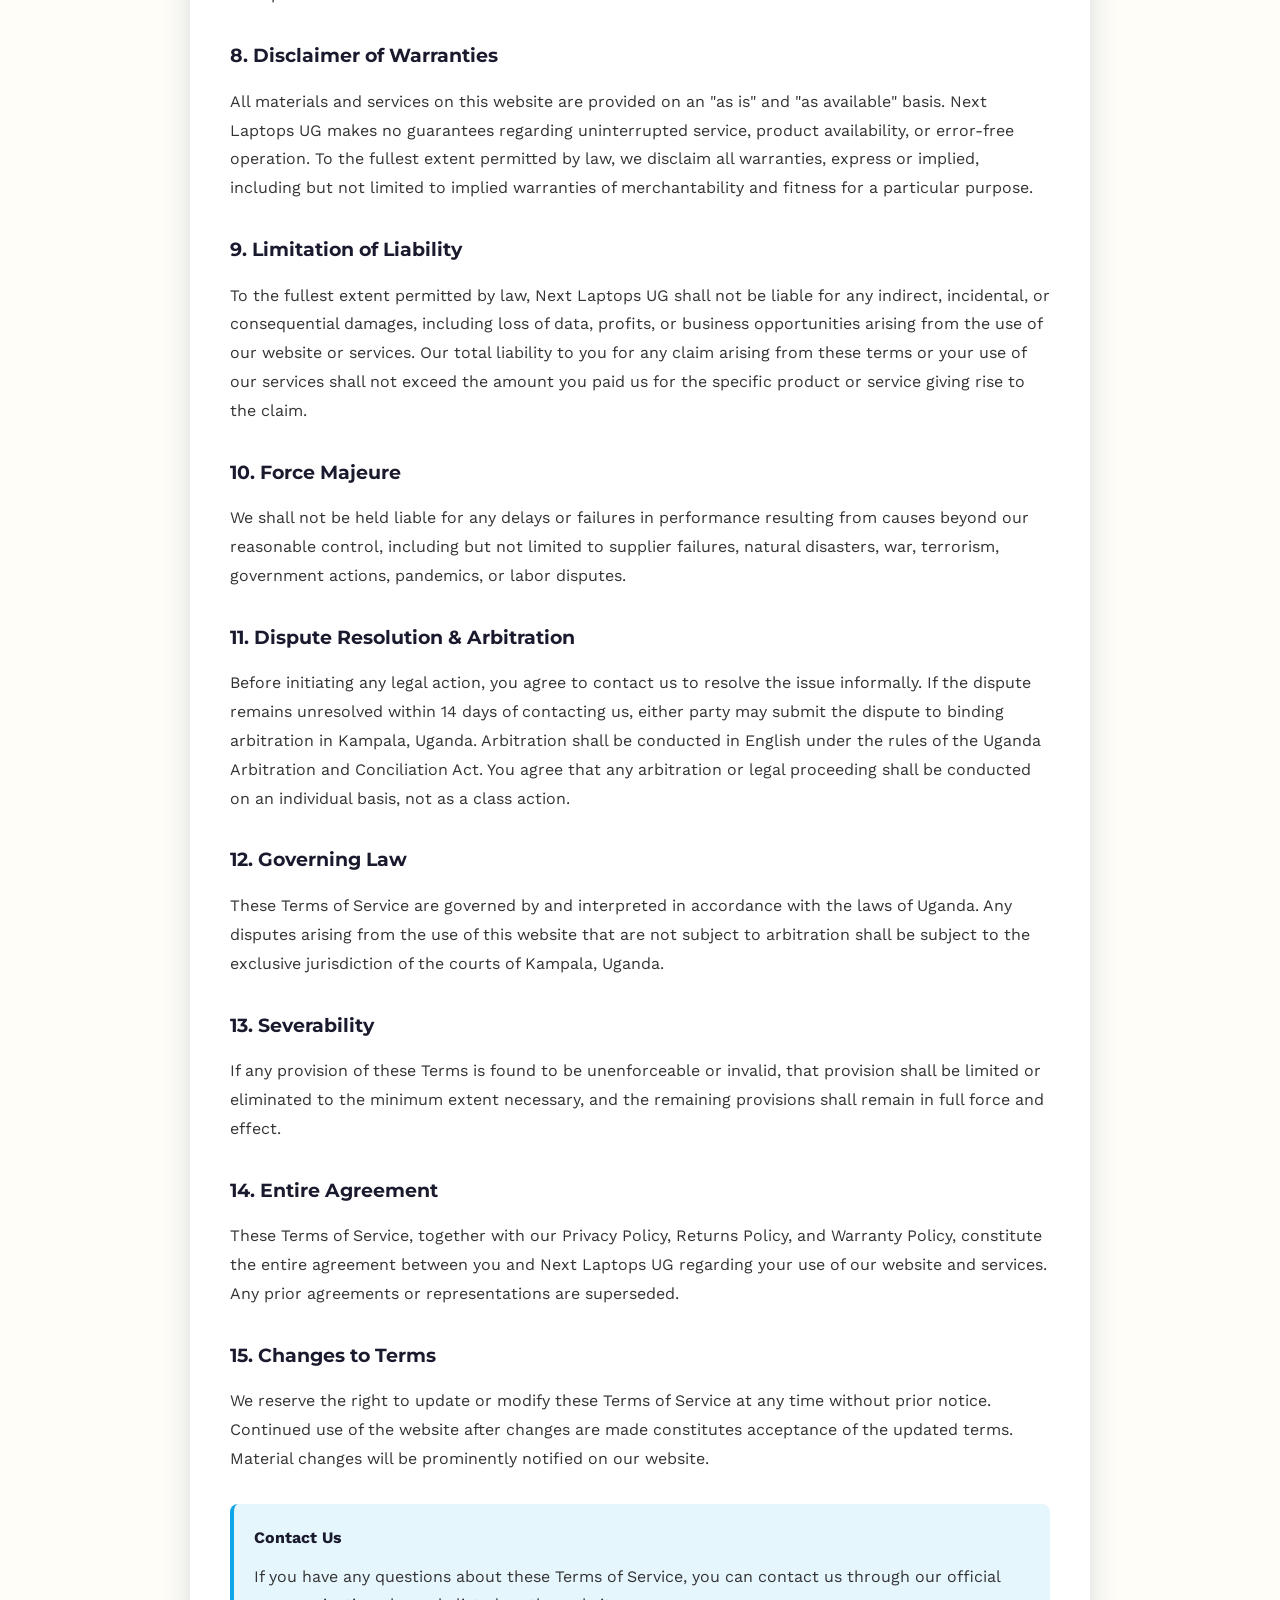
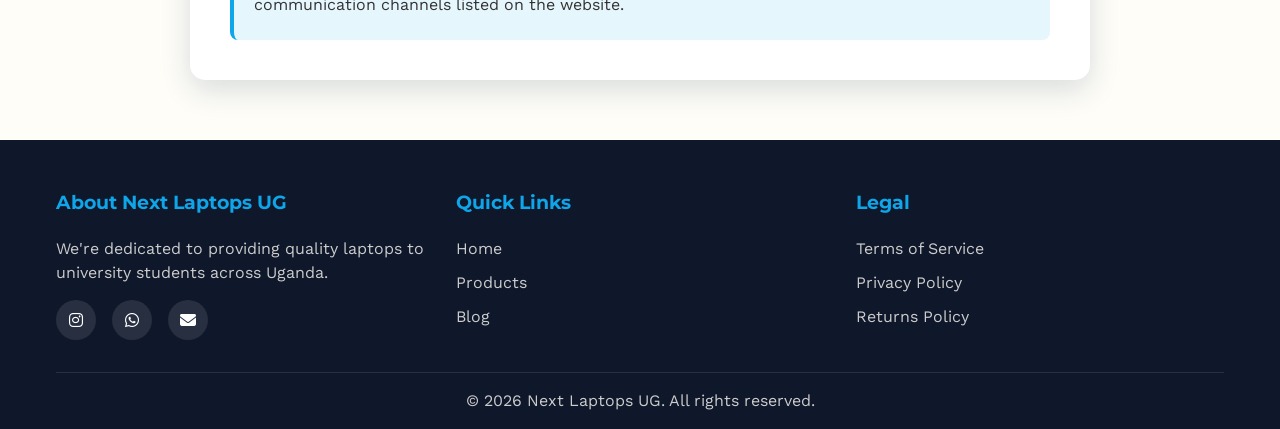
<file: legal/terms.html>
<!DOCTYPE html>
<html lang="en">
<head>
    <meta charset="UTF-8">
    <meta name="viewport" content="width=device-width, initial-scale=1.0">
    <title>Terms of Service - Next Laptops UG</title>
    
    <!-- Google Fonts -->
    <link rel="preconnect" href="https://fonts.googleapis.com">
    <link rel="preconnect" href="https://fonts.gstatic.com" crossorigin>
    <link href="https://fonts.googleapis.com/css2?family=Montserrat:wght@400;500;600;700;800;900&family=Work+Sans:wght@300;400;500;600;700&display=swap" rel="stylesheet">
    <link rel="stylesheet" href="https://cdnjs.cloudflare.com/ajax/libs/font-awesome/6.4.0/css/all.min.css">

   <!-- Link to the new Template CSS -->
<link rel="stylesheet" href="../css/template.css">
    
    <style>
        /* Specific styles for this page layout */
        .page-content {
            padding: 120px 0 60px; /* Space for fixed header */
            min-height: 60vh;
            background-color: var(--light-color);
        }
        .page-container {
            max-width: 900px;
            margin: 0 auto;
            background: white;
            padding: 40px;
            border-radius: var(--border-radius);
            box-shadow: var(--card-shadow);
        }
        .page-title {
            font-family: var(--title-font);
            font-size: 2.5rem;
            color: var(--primary-color);
            margin-bottom: 20px;
            border-bottom: 2px solid var(--accent-color);
            padding-bottom: 10px;
            display: inline-block;
        }
        .page-body {
            font-size: 1rem;
            line-height: 1.8;
            color: #333;
        }
        .page-body h3 {
            font-family: var(--title-font);
            color: var(--primary-color);
            margin-top: 30px;
            margin-bottom: 15px;
        }
    </style>
</head>
<body>

<!-- Loader -->
<div class="loader" id="loader" role="alert" aria-busy="true">
    <div class="loader-circle" aria-hidden="true"></div>
</div>

    <!-- ========== HEADER STARTS HERE ========== -->
    <div class="top-notification" id="topNotification">
        <div class="top-notification-content" id="notificationContent"></div>
    </div>
    
    <header id="header">
        <div class="header-container">
            <!-- NOTE: The link below goes UP one folder (..) to find index.html -->
            <a href="../index.html" class="logo" tabindex="0">
                <i class="fas fa-laptop" aria-hidden="true"></i>
                Next Laptops UG
            </a>
            <div class="header-nav-group">
                <ul class="nav-links" id="navLinks">
                    <li><a href="../index.html#home" tabindex="0">Home</a></li>
                    <li><a href="../index.html#products" tabindex="0">Products</a></li>
                    <li><a href="../index.html#weekly-offers" tabindex="0">Weekly Offers</a></li>
                    <li><a href="../index.html#other-services" tabindex="0">Other Services</a></li>
                    <li><a href="../index.html#social-proof" tabindex="0">Social Proof</a></li>
                    <li><a href="../index.html#blog" tabindex="0">Blog</a></li>
                </ul>
            </div>
        </div>
        <button class="menu-toggle" id="menuToggle" aria-label="Open menu" aria-expanded="false">
            <i class="fas fa-bars" aria-hidden="true"></i>
        </button>
    </header>

    <!-- Mobile Nav -->
    <div class="mobile-nav" id="mobileNav" role="navigation">
        <div class="mobile-nav-header">
            <a href="../index.html" class="mobile-nav-logo"><i class="fas fa-laptop"></i> Next Laptops UG</a>
            <button class="mobile-nav-close" id="mobileNavClose"><i class="fas fa-times"></i></button>
        </div>
        <ul>
            <li><a href="../index.html#home">Home</a></li>
            <li><a href="../index.html#products">Products</a></li>
            <li><a href="../index.html#contact">Contact</a></li>
        </ul>
    </div>
    <div class="overlay" id="overlay"></div>
    <!-- ========== HEADER ENDS HERE ========== -->


   <!-- ========== MAIN CONTENT (EDIT THIS PART) ========== -->
    <main class="page-content">
        <div class="container">
            <div class="page-container">
                <h1 class="page-title">Terms of Service</h1>
                
                <div class="page-body">
    <p><strong>Last Updated:</strong> April 2026</p>
    
    <h3>1. Acceptance of Terms</h3>
    <p>By accessing, browsing, or using the Next Laptops UG website and services, you agree to comply with and be bound by these Terms of Service. If you do not agree with any part of these terms, you should not use our website or services.</p>

    <h3>2. About Our Services</h3>
    <p>Next Laptops UG operates as a laptop sourcing and recommendation platform. We connect customers with trusted suppliers to help them find laptops that match their needs and budget. In some cases, we also facilitate special orders, accessories, and repair services through third-party partners.</p>
    
    <p>We do not always own or stock all products listed on our website. Availability, pricing, and specifications may vary depending on the supplier.</p>

    <h3>3. Product Information & Accuracy</h3>
    <p>We strive to ensure that all product descriptions, specifications, and prices are accurate and up to date. However, we do not guarantee that all information is always error-free, complete, or current. We reserve the right to correct any errors or update information at any time without prior notice.</p>

    <h3>4. Orders & Payments</h3>
    <p>All orders are subject to confirmation and availability. Placing an order does not guarantee acceptance. We reserve the right to refuse or cancel any order at our discretion.</p>
    
    <p>Payment terms, including deposits or full payments, will be clearly communicated before order confirmation, especially for custom or special requests.</p>
    
    <p><strong>Deposit Protection for Custom Orders:</strong> For custom orders requiring a deposit, if the supplier fails to deliver the agreed specifications, your deposit is 100% refundable.</p>

    <h3>5. Third-Party Suppliers</h3>
    <p>Next Laptops UG works with third-party suppliers to fulfill many orders. While we aim to partner with reliable suppliers, we are not directly responsible for delays, stock issues, defects, or changes originating from these suppliers. However, we will always act in good faith to resolve any issues on behalf of our customers.</p>

    <h3>6. Repairs & Additional Services</h3>
    <p>Repair and technical services may be provided through partnered technicians. While we aim to ensure quality service, Next Laptops UG is not liable for any damages or data loss that may occur during repair processes. Customers are advised to back up their data before submitting devices for repair.</p>

    <h3>7. User Responsibilities</h3>
    <p>By using our website, you agree not to misuse the platform, attempt unauthorized access, or engage in any activity that may harm the website or its users. You confirm that you are at least 18 years of age or have parental consent to use our services.</p>

    <h3>8. Disclaimer of Warranties</h3>
    <p>All materials and services on this website are provided on an "as is" and "as available" basis. Next Laptops UG makes no guarantees regarding uninterrupted service, product availability, or error-free operation. To the fullest extent permitted by law, we disclaim all warranties, express or implied, including but not limited to implied warranties of merchantability and fitness for a particular purpose.</p>

    <h3>9. Limitation of Liability</h3>
    <p>To the fullest extent permitted by law, Next Laptops UG shall not be liable for any indirect, incidental, or consequential damages, including loss of data, profits, or business opportunities arising from the use of our website or services. Our total liability to you for any claim arising from these terms or your use of our services shall not exceed the amount you paid us for the specific product or service giving rise to the claim.</p>

    <h3>10. Force Majeure</h3>
    <p>We shall not be held liable for any delays or failures in performance resulting from causes beyond our reasonable control, including but not limited to supplier failures, natural disasters, war, terrorism, government actions, pandemics, or labor disputes.</p>

    <h3>11. Dispute Resolution & Arbitration</h3>
    <p>Before initiating any legal action, you agree to contact us to resolve the issue informally. If the dispute remains unresolved within 14 days of contacting us, either party may submit the dispute to binding arbitration in Kampala, Uganda. Arbitration shall be conducted in English under the rules of the Uganda Arbitration and Conciliation Act. You agree that any arbitration or legal proceeding shall be conducted on an individual basis, not as a class action.</p>

    <h3>12. Governing Law</h3>
    <p>These Terms of Service are governed by and interpreted in accordance with the laws of Uganda. Any disputes arising from the use of this website that are not subject to arbitration shall be subject to the exclusive jurisdiction of the courts of Kampala, Uganda.</p>

    <h3>13. Severability</h3>
    <p>If any provision of these Terms is found to be unenforceable or invalid, that provision shall be limited or eliminated to the minimum extent necessary, and the remaining provisions shall remain in full force and effect.</p>

    <h3>14. Entire Agreement</h3>
    <p>These Terms of Service, together with our Privacy Policy, Returns Policy, and Warranty Policy, constitute the entire agreement between you and Next Laptops UG regarding your use of our website and services. Any prior agreements or representations are superseded.</p>

    <h3>15. Changes to Terms</h3>
    <p>We reserve the right to update or modify these Terms of Service at any time without prior notice. Continued use of the website after changes are made constitutes acceptance of the updated terms. Material changes will be prominently notified on our website.</p>

   <div style="margin-top: 30px; padding: 20px; background: rgba(14, 165, 233, 0.1); border-radius: 8px; border-left: 4px solid var(--accent-color);">
        <h4 style="margin-bottom: 10px; color: var(--primary-color);">Contact Us</h4>
        <p>If you have any questions about these Terms of Service, you can contact us through our official communication channels listed on the website.</p>
    </div>
</div>
            </div>
        </div>
    </main>
    <!-- ========== MAIN CONTENT ENDS HERE ========== -->


    <!-- ========== FOOTER STARTS HERE ========== -->
    <footer id="contact">
        <div class="container">
            <div class="footer-content">
                <div class="footer-section">
                    <div class="footer-header"><h3>About Next Laptops UG</h3>
                    <i class="fas fa-chevron-down"></i>
                    </div>
                    <div class="footer-links">
                        <p>We're dedicated to providing quality laptops to university students across Uganda.</p>
                        <div class="social-links">
                            <a href="https://www.instagram.com/next_laptopsug"><i class="fab fa-instagram"></i></a>
                            <a href="https://wa.me/256771368136"><i class="fab fa-whatsapp"></i></a>
                            <a href="mailto:nextlaptops256@gmail.com"><i class="fas fa-envelope"></i></a>
                        </div>
                    </div>
                </div>
                <div class="footer-section">
                    <div class="footer-header"><h3>Quick Links</h3>
                    <i class="fas fa-chevron-down"></i>
                    </div>
                    <div class="footer-links">
                        <ul>
                            <li><a href="../index.html#home">Home</a></li>
                            <li><a href="../index.html#products">Products</a></li>
                            <li><a href="../index.html#blog">Blog</a></li>
                        </ul>
                    </div>
                </div>
                <div class="footer-section">
                    <div class="footer-header"><h3>Legal</h3>
                        <i class="fas fa-chevron-down"></i>
                    </div>

                    <div class="footer-links">
                        <ul>
                            <!-- This link points to itself since we are on this page -->
                            <li><a href="terms.html">Terms of Service</a></li>
                            <!-- You will create these next -->
                            <li><a href="privacy.html">Privacy Policy</a></li>
                            <li><a href="returns.html">Returns Policy</a></li>
                        </ul>
                    </div>
                </div>
            </div>
            <div class="footer-bottom">
                <p>&copy; 2026 Next Laptops UG. All rights reserved.</p>
            </div>
        </div>
    </footer>
    <!-- ========== FOOTER ENDS HERE ========== -->

  <!-- Scripts -->
<script src="https://cdn.jsdelivr.net/npm/swiper@10/swiper-bundle.min.js"></script>

<!-- ADD THIS -->
  <script src="../js/data.js"></script>
<script src="../js/template.js"></script>

</body>
</html>
</file>
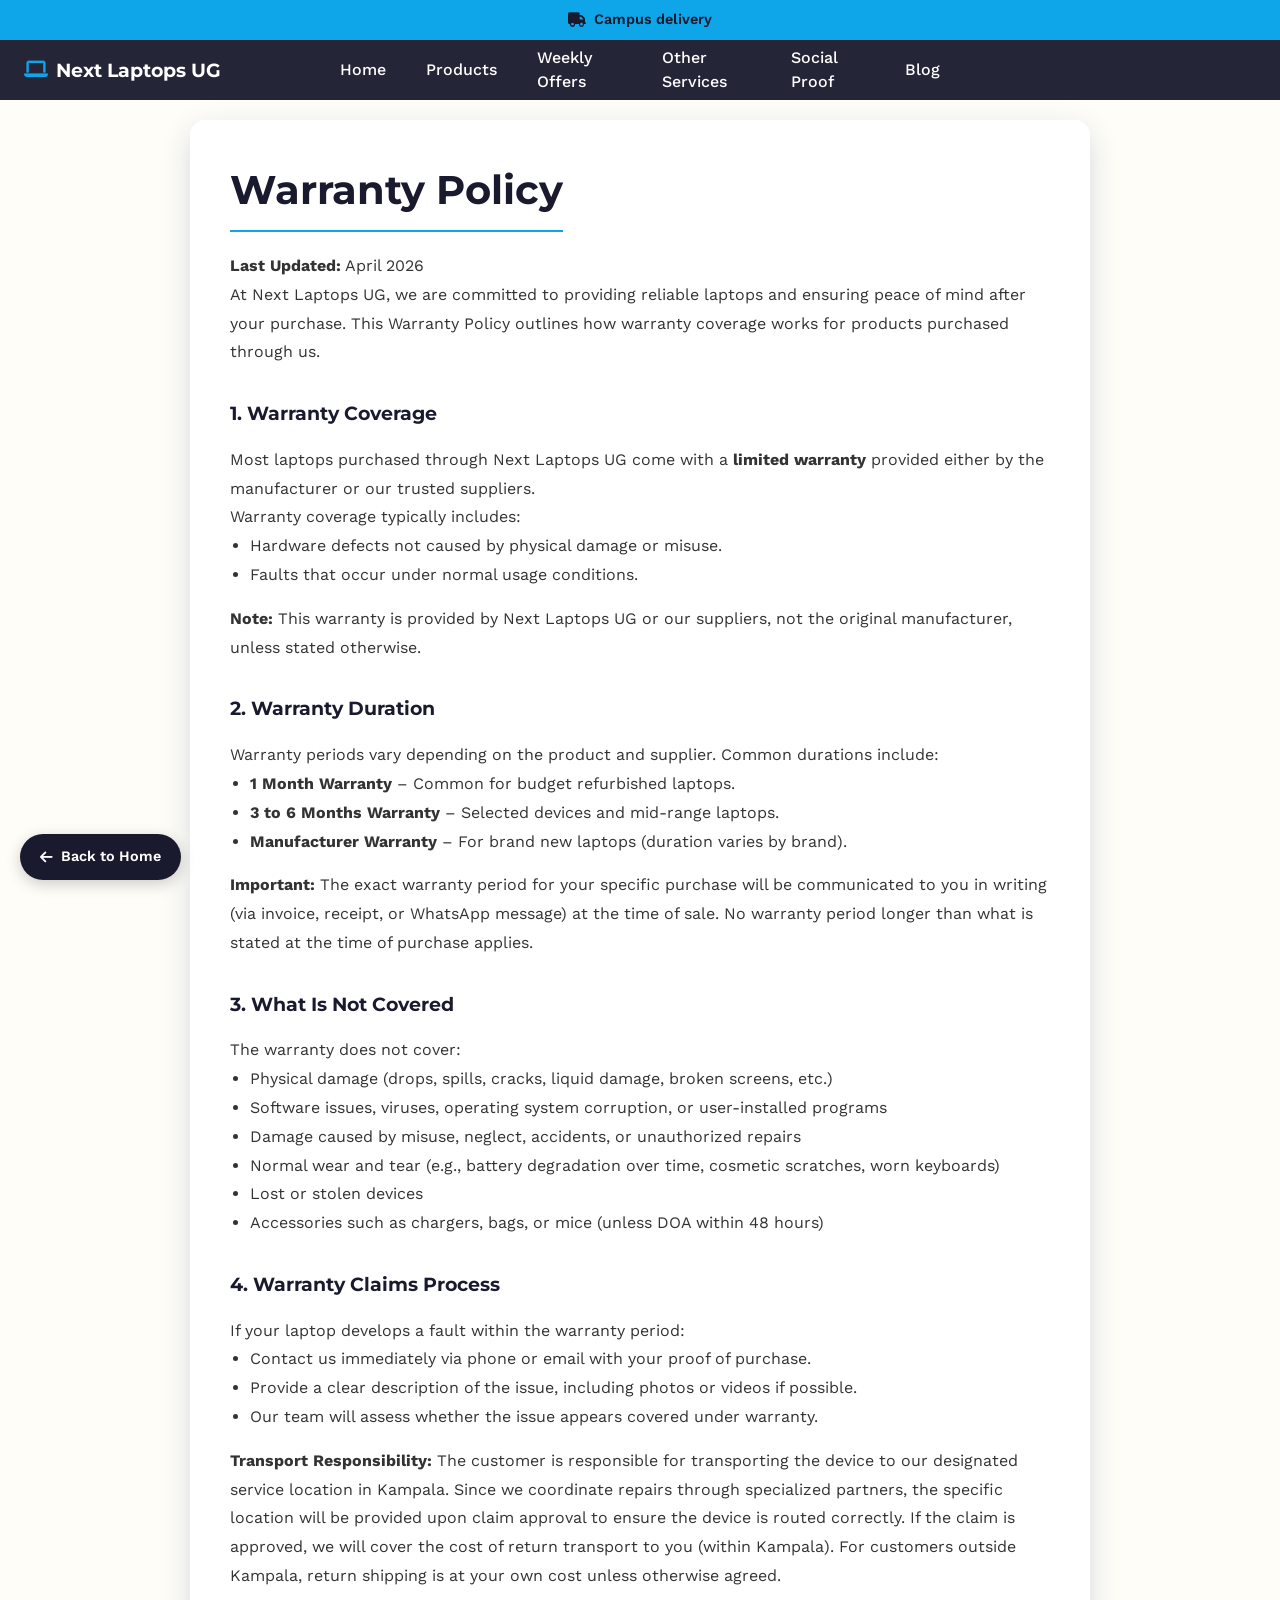
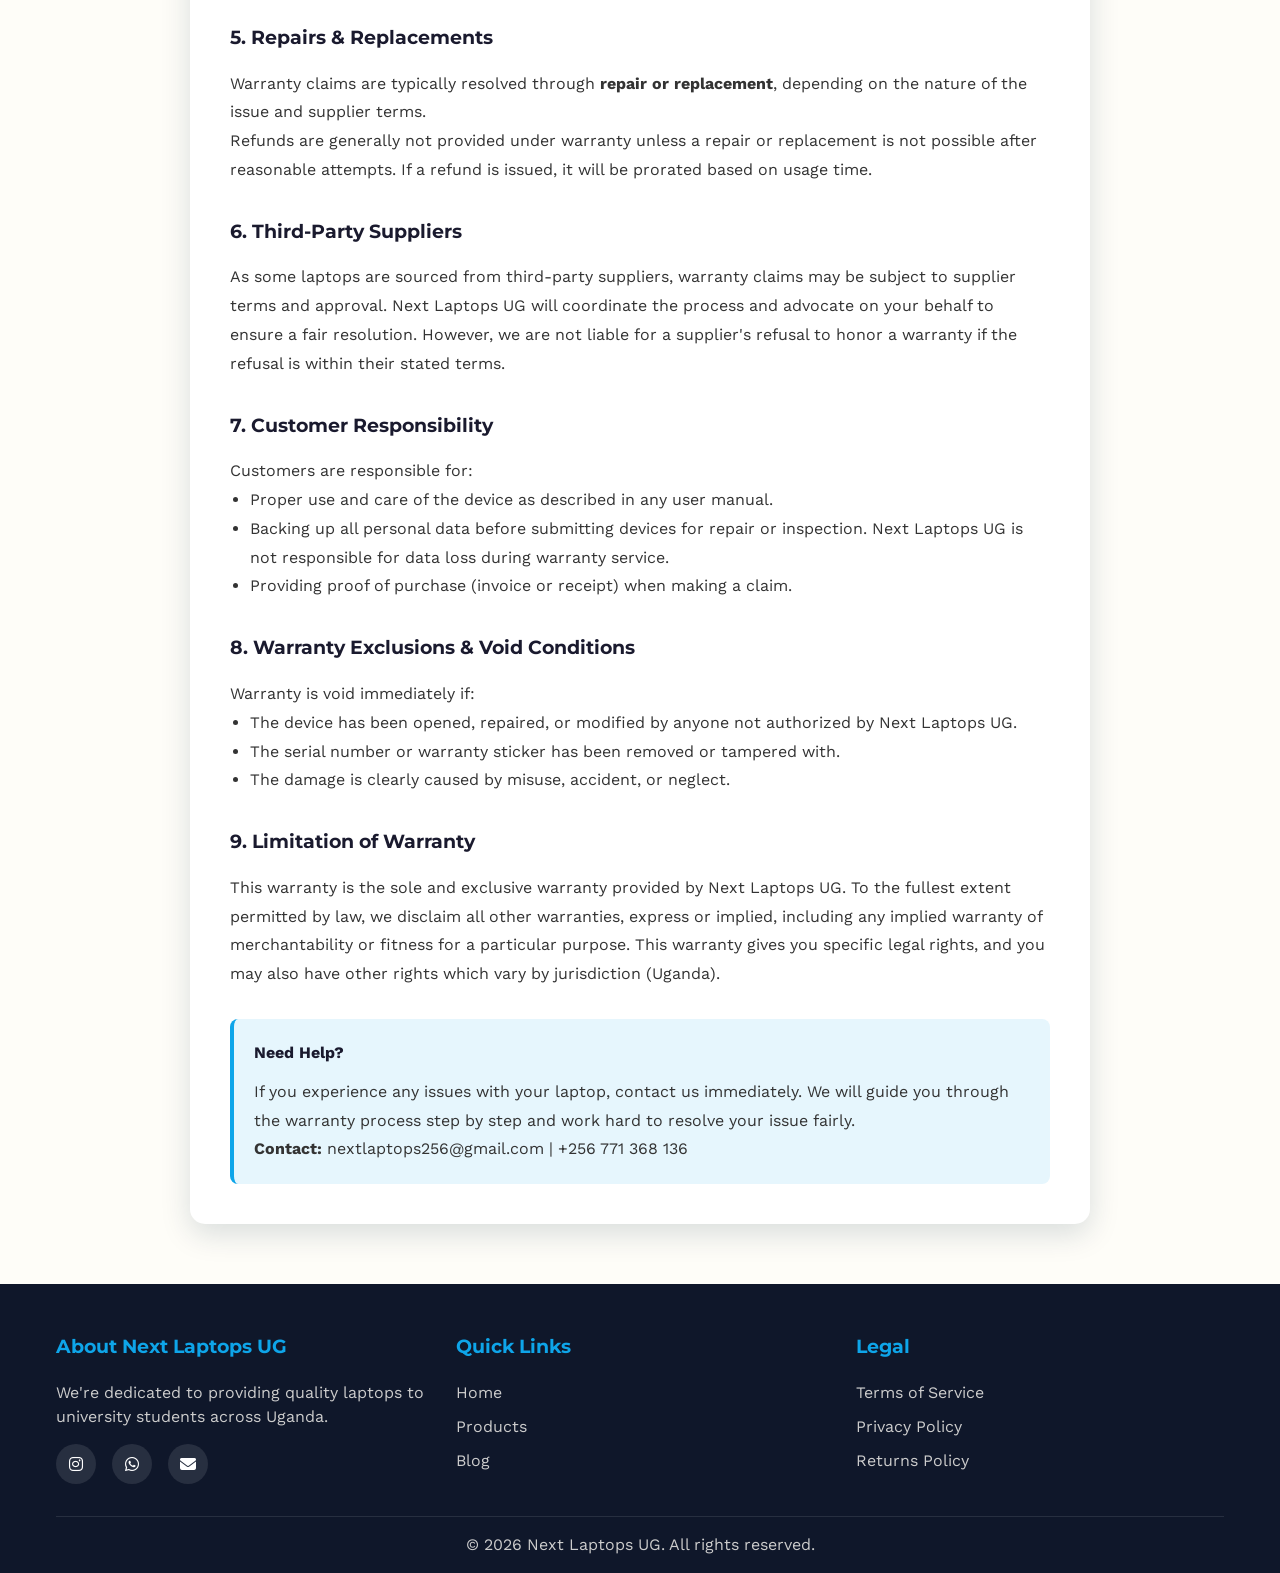
<file: legal/warranty.html>
<!DOCTYPE html>
<html lang="en">
<head>
    <meta charset="UTF-8">
    <meta name="viewport" content="width=device-width, initial-scale=1.0">
    <title>Warranty Policy - Next Laptops UG</title>
    
    <!-- Google Fonts -->
    <link rel="preconnect" href="https://fonts.googleapis.com">
    <link rel="preconnect" href="https://fonts.gstatic.com" crossorigin>
    <link href="https://fonts.googleapis.com/css2?family=Montserrat:wght@400;500;600;700;800;900&family=Work+Sans:wght@300;400;500;600;700&display=swap" rel="stylesheet">
    <link rel="stylesheet" href="https://cdnjs.cloudflare.com/ajax/libs/font-awesome/6.4.0/css/all.min.css">

    <!-- Link to your clean Template CSS -->
    <link rel="stylesheet" href="../css/template.css">

     <style>
        /* Specific styles for this page layout */
        .page-content {
            padding: 120px 0 60px; /* Space for fixed header */
            min-height: 60vh;
            background-color: var(--light-color);
        }
        .page-container {
            max-width: 900px;
            margin: 0 auto;
            background: white;
            padding: 40px;
            border-radius: var(--border-radius);
            box-shadow: var(--card-shadow);
        }
        .page-title {
            font-family: var(--title-font);
            font-size: 2.5rem;
            color: var(--primary-color);
            margin-bottom: 20px;
            border-bottom: 2px solid var(--accent-color);
            padding-bottom: 10px;
            display: inline-block;
        }
        .page-body {
            font-size: 1rem;
            line-height: 1.8;
            color: #333;
        }
        .page-body h3 {
            font-family: var(--title-font);
            color: var(--primary-color);
            margin-top: 30px;
            margin-bottom: 15px;
        }
    </style>
</head>
<body>

    <!-- Loader -->
    <div class="loader" id="loader" role="alert" aria-busy="true">
        <div class="loader-circle" aria-hidden="true"></div>
    </div>

    <!-- ========== HEADER STARTS HERE ========== -->
    <div class="top-notification" id="topNotification">
        <div class="top-notification-content" id="notificationContent">
             <span><i class="fas fa-truck"></i> Fast Delivery Available</span>
        </div>
    </div>
    
    <header id="header">
        <div class="header-container">
            <a href="../index.html" class="logo" tabindex="0">
                <i class="fas fa-laptop" aria-hidden="true"></i>
                Next Laptops UG
            </a>
            <div class="header-nav-group">
                <ul class="nav-links" id="navLinks">
                    <li><a href="../index.html#home" tabindex="0">Home</a></li>
                    <li><a href="../index.html#products" tabindex="0">Products</a></li>
                    <li><a href="../index.html#weekly-offers" tabindex="0">Weekly Offers</a></li>
                    <li><a href="../index.html#other-services" tabindex="0">Other Services</a></li>
                    <li><a href="../index.html#social-proof" tabindex="0">Social Proof</a></li>
                    <li><a href="../index.html#blog" tabindex="0">Blog</a></li>
                </ul>
            </div>
        </div>
        <button class="menu-toggle" id="menuToggle" aria-label="Open menu" aria-expanded="false">
            <i class="fas fa-bars" aria-hidden="true"></i>
        </button>
    </header>

    <!-- Mobile Nav -->
    <div class="mobile-nav" id="mobileNav" role="navigation">
        <div class="mobile-nav-header">
            <a href="../index.html" class="mobile-nav-logo"><i class="fas fa-laptop"></i> Next Laptops UG</a>
            <button class="mobile-nav-close" id="mobileNavClose"><i class="fas fa-times"></i></button>
        </div>
        <ul>
            <li><a href="../index.html#home">Home</a></li>
            <li><a href="../index.html#products">Products</a></li>
            <li><a href="../index.html#contact">Contact</a></li>
        </ul>
    </div>
    <div class="overlay" id="overlay"></div>
    <!-- ========== HEADER ENDS HERE ========== -->


    <!-- ========== MAIN CONTENT (WARRANTY POLICY) ========== -->
    <main class="page-content">
        <div class="container">
            <div class="page-container">
                <h1 class="page-title">Warranty Policy</h1>
                
              <div class="page-body">
    <p><strong>Last Updated:</strong> April 2026</p>
    <p>At Next Laptops UG, we are committed to providing reliable laptops and ensuring peace of mind after your purchase. This Warranty Policy outlines how warranty coverage works for products purchased through us.</p>
    
    <h3>1. Warranty Coverage</h3>
    <p>Most laptops purchased through Next Laptops UG come with a <strong>limited warranty</strong> provided either by the manufacturer or our trusted suppliers.</p>
    
    <p>Warranty coverage typically includes:</p>
    <ul style="list-style: disc; padding-left: 20px; margin-bottom: 15px;">
        <li>Hardware defects not caused by physical damage or misuse.</li>
        <li>Faults that occur under normal usage conditions.</li>
    </ul>
    <p><strong>Note:</strong> This warranty is provided by Next Laptops UG or our suppliers, not the original manufacturer, unless stated otherwise.</p>

    <h3>2. Warranty Duration</h3>
    <p>Warranty periods vary depending on the product and supplier. Common durations include:</p>
    <ul style="list-style: disc; padding-left: 20px; margin-bottom: 15px;">
        <li><strong>1 Month Warranty</strong> – Common for budget refurbished laptops.</li>
        <li><strong>3 to 6 Months Warranty</strong> – Selected devices and mid-range laptops.</li>
        <li><strong>Manufacturer Warranty</strong> – For brand new laptops (duration varies by brand).</li>
    </ul>
    <p><strong>Important:</strong> The exact warranty period for your specific purchase will be communicated to you in writing (via invoice, receipt, or WhatsApp message) at the time of sale. No warranty period longer than what is stated at the time of purchase applies.</p>

    <h3>3. What Is Not Covered</h3>
    <p>The warranty does not cover:</p>
    <ul style="list-style: disc; padding-left: 20px; margin-bottom: 15px;">
        <li>Physical damage (drops, spills, cracks, liquid damage, broken screens, etc.)</li>
        <li>Software issues, viruses, operating system corruption, or user-installed programs</li>
        <li>Damage caused by misuse, neglect, accidents, or unauthorized repairs</li>
        <li>Normal wear and tear (e.g., battery degradation over time, cosmetic scratches, worn keyboards)</li>
        <li>Lost or stolen devices</li>
        <li>Accessories such as chargers, bags, or mice (unless DOA within 48 hours)</li>
    </ul>

    <h3>4. Warranty Claims Process</h3>
    <p>If your laptop develops a fault within the warranty period:</p>
    <ul style="list-style: disc; padding-left: 20px; margin-bottom: 15px;">
        <li>Contact us immediately via phone or email with your proof of purchase.</li>
        <li>Provide a clear description of the issue, including photos or videos if possible.</li>
        <li>Our team will assess whether the issue appears covered under warranty.</li>
    </ul>
    
    <p><strong>Transport Responsibility:</strong> The customer is responsible for transporting the device to our designated service location in Kampala. Since we coordinate repairs through specialized partners, the specific location will be provided upon claim approval to ensure the device is routed correctly. If the claim is approved, we will cover the cost of return transport to you (within Kampala). For customers outside Kampala, return shipping is at your own cost unless otherwise agreed.</p>

    <h3>5. Repairs & Replacements</h3>
    <p>Warranty claims are typically resolved through <strong>repair or replacement</strong>, depending on the nature of the issue and supplier terms.</p>
    <p>Refunds are generally not provided under warranty unless a repair or replacement is not possible after reasonable attempts. If a refund is issued, it will be prorated based on usage time.</p>

    <h3>6. Third-Party Suppliers</h3>
    <p>As some laptops are sourced from third-party suppliers, warranty claims may be subject to supplier terms and approval. Next Laptops UG will coordinate the process and advocate on your behalf to ensure a fair resolution. However, we are not liable for a supplier's refusal to honor a warranty if the refusal is within their stated terms.</p>

    <h3>7. Customer Responsibility</h3>
    <p>Customers are responsible for:</p>
    <ul style="list-style: disc; padding-left: 20px; margin-bottom: 15px;">
        <li>Proper use and care of the device as described in any user manual.</li>
        <li>Backing up all personal data before submitting devices for repair or inspection. Next Laptops UG is not responsible for data loss during warranty service.</li>
        <li>Providing proof of purchase (invoice or receipt) when making a claim.</li>
    </ul>

    <h3>8. Warranty Exclusions & Void Conditions</h3>
    <p>Warranty is void immediately if:</p>
    <ul style="list-style: disc; padding-left: 20px; margin-bottom: 15px;">
        <li>The device has been opened, repaired, or modified by anyone not authorized by Next Laptops UG.</li>
        <li>The serial number or warranty sticker has been removed or tampered with.</li>
        <li>The damage is clearly caused by misuse, accident, or neglect.</li>
    </ul>

    <h3>9. Limitation of Warranty</h3>
    <p>This warranty is the sole and exclusive warranty provided by Next Laptops UG. To the fullest extent permitted by law, we disclaim all other warranties, express or implied, including any implied warranty of merchantability or fitness for a particular purpose. This warranty gives you specific legal rights, and you may also have other rights which vary by jurisdiction (Uganda).</p>

    <div style="margin-top: 30px; padding: 20px; background: rgba(14, 165, 233, 0.1); border-radius: 8px; border-left: 4px solid var(--accent-color);">
        <h4 style="margin-bottom: 10px; color: var(--primary-color);">Need Help?</h4>
        <p>If you experience any issues with your laptop, contact us immediately. We will guide you through the warranty process step by step and work hard to resolve your issue fairly.</p>
        <p><strong>Contact:</strong> nextlaptops256@gmail.com | +256 771 368 136</p>
    </div>
</div>
            </div>
        </div>
    </main>
    <!-- ========== MAIN CONTENT ENDS HERE ========== -->


    <!-- ========== FOOTER STARTS HERE ========== -->
    <footer id="contact">
        <div class="container">
            <div class="footer-content">
                <div class="footer-section">
                    <div class="footer-header"><h3>About Next Laptops UG</h3>
                    <i class="fas fa-chevron-down"></i>
                    </div>
                    <div class="footer-links">
                        <p>We're dedicated to providing quality laptops to university students across Uganda.</p>
                        <div class="social-links">
                            <a href="https://www.instagram.com/next_laptopsug"><i class="fab fa-instagram"></i></a>
                            <a href="https://wa.me/256771368136"><i class="fab fa-whatsapp"></i></a>
                            <a href="mailto:nextlaptops256@gmail.com"><i class="fas fa-envelope"></i></a>
                        </div>
                    </div>
                </div>
                <div class="footer-section">
                    <div class="footer-header"><h3>Quick Links</h3>
                    <i class="fas fa-chevron-down"></i>
                    </div>
                    <div class="footer-links">
                        <ul>
                            <li><a href="../index.html#home">Home</a></li>
                            <li><a href="../index.html#products">Products</a></li>
                            <li><a href="../index.html#blog">Blog</a></li>
                        </ul>
                    </div>
                </div>
                <div class="footer-section">
                    <div class="footer-header"><h3>Legal</h3>
                    <i class="fas fa-chevron-down"></i>
                    </div>
                    <div class="footer-links">
                        <ul>
                            <li><a href="terms.html">Terms of Service</a></li>
                            <li><a href="privacy.html">Privacy Policy</a></li>
                            <li><a href="returns.html">Returns Policy</a></li>
                        </ul>
                    </div>
                </div>
            </div>
            <div class="footer-bottom">
                <p>&copy; 2026 Next Laptops UG. All rights reserved.</p>
            </div>
        </div>
    </footer>
    <!-- ========== FOOTER ENDS HERE ========== -->

    <!-- Link to the lightweight Template JS -->
      <script src="../js/data.js"></script>
    <script src="../js/template.js"></script>

</body>
</html>
</file>
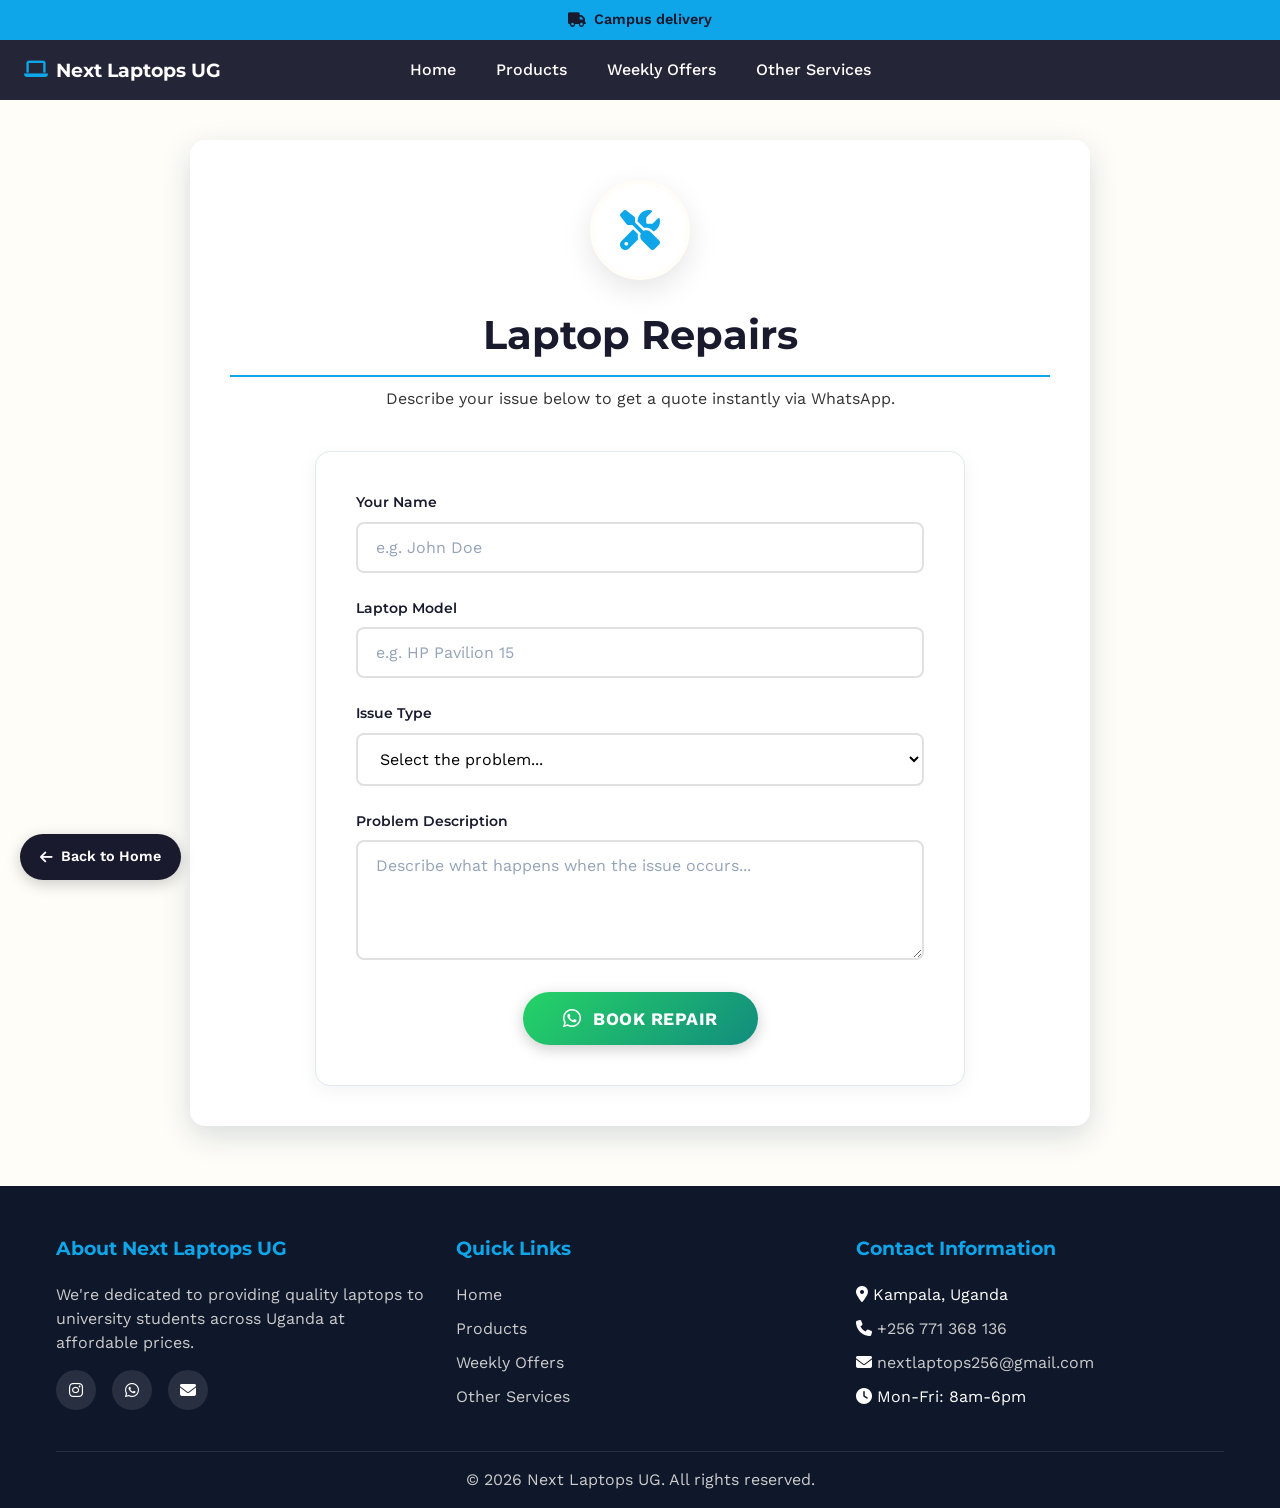
<file: services/repairs.html>
<!DOCTYPE html>
<html lang="en">
<head>
    <meta charset="UTF-8">
    <meta name="viewport" content="width=device-width, initial-scale=1.0">
    <title>Laptop Repairs - Next Laptops UG</title>
    <!-- Fonts -->
    <link rel="preconnect" href="https://fonts.googleapis.com">
    <link rel="preconnect" href="https://fonts.gstatic.com" crossorigin>
    <link href="https://fonts.googleapis.com/css2?family=Montserrat:wght@400;500;600;700;800;900&family=Work+Sans:wght@300;400;500;600;700&display=swap" rel="stylesheet">
    <link rel="stylesheet" href="https://cdnjs.cloudflare.com/ajax/libs/font-awesome/6.4.0/css/all.min.css">
    
    <!-- CSS Links -->
    <link rel="stylesheet" href="../css/template.css"> <!-- Base Layout -->
    <link rel="stylesheet" href="../css/services.css"> <!-- Specific Styles -->
</head>
<body>

    <div class="loader" id="loader"><div class="loader-circle"></div></div>
    <div class="top-notification" id="topNotification"><div class="top-notification-content" id="notificationContent"></div></div>
    
    <!-- HEADER -->
    <header id="header">
        <div class="header-container">
            <a href="../index.html" class="logo"><i class="fas fa-laptop"></i> Next Laptops UG</a>
            <div class="header-nav-group">
                <ul class="nav-links" id="navLinks">
                    <li><a href="../index.html#home">Home</a></li>
                    <li><a href="../index.html#products">Products</a></li>
                    <li><a href="../index.html#weekly-offers">Weekly Offers</a></li>
                    <li><a href="../index.html#other-services">Other Services</a></li>
                </ul>
            </div>
        </div>
        <button class="menu-toggle" id="menuToggle"><i class="fas fa-bars"></i></button>
    </header>

    <!-- MOBILE NAV -->
    <div class="mobile-nav" id="mobileNav">
        <div class="mobile-nav-header">
            <a href="../index.html" class="mobile-nav-logo"><i class="fas fa-laptop"></i> Next Laptops UG</a>
            <button class="mobile-nav-close" id="mobileNavClose"><i class="fas fa-times"></i></button>
        </div>
        <ul>
            <li><a href="../index.html#home">Home</a></li>
            <li><a href="../index.html#products">Products</a></li>
            <li><a href="../index.html#weekly-offers">Weekly Offers</a></li>
            <li><a href="repairs.html">Repairs</a></li>
            <li><a href="accessories.html">Accessories</a></li>
            <li><a href="setup.html">Setup</a></li>
        </ul>
    </div>
    <div class="overlay" id="overlay"></div>

    <!-- MAIN CONTENT -->
    <main class="page-content">
        <div class="container">
            <div class="page-container">
                <div class="service-icon-large"><i class="fas fa-tools"></i></div>
                <h1 class="page-title" style="display: block; text-align: center; margin-bottom: 10px;">Laptop Repairs</h1>
                
                <p style="text-align: center; margin-bottom: 40px;">Describe your issue below to get a quote instantly via WhatsApp.</p>

                <form class="service-form" id="repairForm">
                    <div class="form-group">
                        <label for="name">Your Name</label>
                        <input type="text" id="name" class="form-control" placeholder="e.g. John Doe" required>
                    </div>
                    <div class="form-group">
                        <label for="laptop">Laptop Model</label>
                        <input type="text" id="laptop" class="form-control" placeholder="e.g. HP Pavilion 15" required>
                    </div>
                    <div class="form-group">
                        <label for="issue">Issue Type</label>
                        <select id="issue" class="form-control" required>
                            <option value="" disabled selected>Select the problem...</option>
                            <option value="Screen Replacement">Screen Replacement</option>
                            <option value="Battery Replacement">Battery Replacement</option>
                            <option value="Keyboard Repair">Keyboard Repair</option>
                            <option value="Software Issue">Software Issue / Virus</option>
                            <option value="Other">Other</option>
                        </select>
                    </div>
                    <div class="form-group">
                        <label for="details">Problem Description</label>
                        <textarea id="details" class="form-control" placeholder="Describe what happens when the issue occurs..." required></textarea>
                    </div>

                    <div style="text-align: center;">
                        <button type="submit" class="action-btn action-btn-whatsapp">
                            <i class="fab fa-whatsapp"></i> Book Repair
                        </button>
                    </div>
                </form>
            </div>
        </div>
    </main>

    <!-- FOOTER -->
    <footer id="contact">
        <div class="container">
            <div class="footer-content">
                <!-- About -->
                <div class="footer-section">
                    <div class="footer-header"><h3>About Next Laptops UG</h3><i class="fas fa-chevron-down"></i></div>
                    <div class="footer-links">
                        <p>We're dedicated to providing quality laptops to university students across Uganda at affordable prices.</p>
                        <div class="social-links">
                            <a href="https://www.instagram.com/next_laptopsug"><i class="fab fa-instagram"></i></a>
                            <a href="https://wa.me/256771368136"><i class="fab fa-whatsapp"></i></a>
                            <a href="mailto:nextlaptops256@gmail.com"><i class="fas fa-envelope"></i></a>
                        </div>
                    </div>
                </div>
                <!-- Quick Links -->
                <div class="footer-section">
                    <div class="footer-header"><h3>Quick Links</h3><i class="fas fa-chevron-down"></i></div>
                    <div class="footer-links">
                        <ul>
                            <li><a href="../index.html#home">Home</a></li>
                            <li><a href="../index.html#products">Products</a></li>
                            <li><a href="../index.html#weekly-offers">Weekly Offers</a></li>
                            <li><a href="../index.html#other-services">Other Services</a></li>
                        </ul>
                    </div>
                </div>
                <!-- Contact -->
                <div class="footer-section">
                    <div class="footer-header"><h3>Contact Information</h3><i class="fas fa-chevron-down"></i></div>
                    <div class="footer-links">
                        <ul>
                            <li><i class="fas fa-map-marker-alt"></i> Kampala, Uganda</li>
                            <li><i class="fas fa-phone"></i> <a href="tel:+256771368136">+256 771 368 136</a></li>
                            <li><i class="fas fa-envelope"></i> <a href="mailto:nextlaptops256@gmail.com">nextlaptops256@gmail.com</a></li>
                            <li><i class="fas fa-clock"></i> Mon-Fri: 8am-6pm</li>
                        </ul>
                    </div>
                </div>
            </div>
            <div class="footer-bottom">
                <p>&copy; 2026 Next Laptops UG. All rights reserved.</p>
            </div>
        </div>
    </footer>

    <!-- SCRIPTS -->
       <script src="../js/data.js"></script>
    <script src="../js/template.js"></script>
    <script src="../js/services.js"></script>
</body>
</html>
</file>
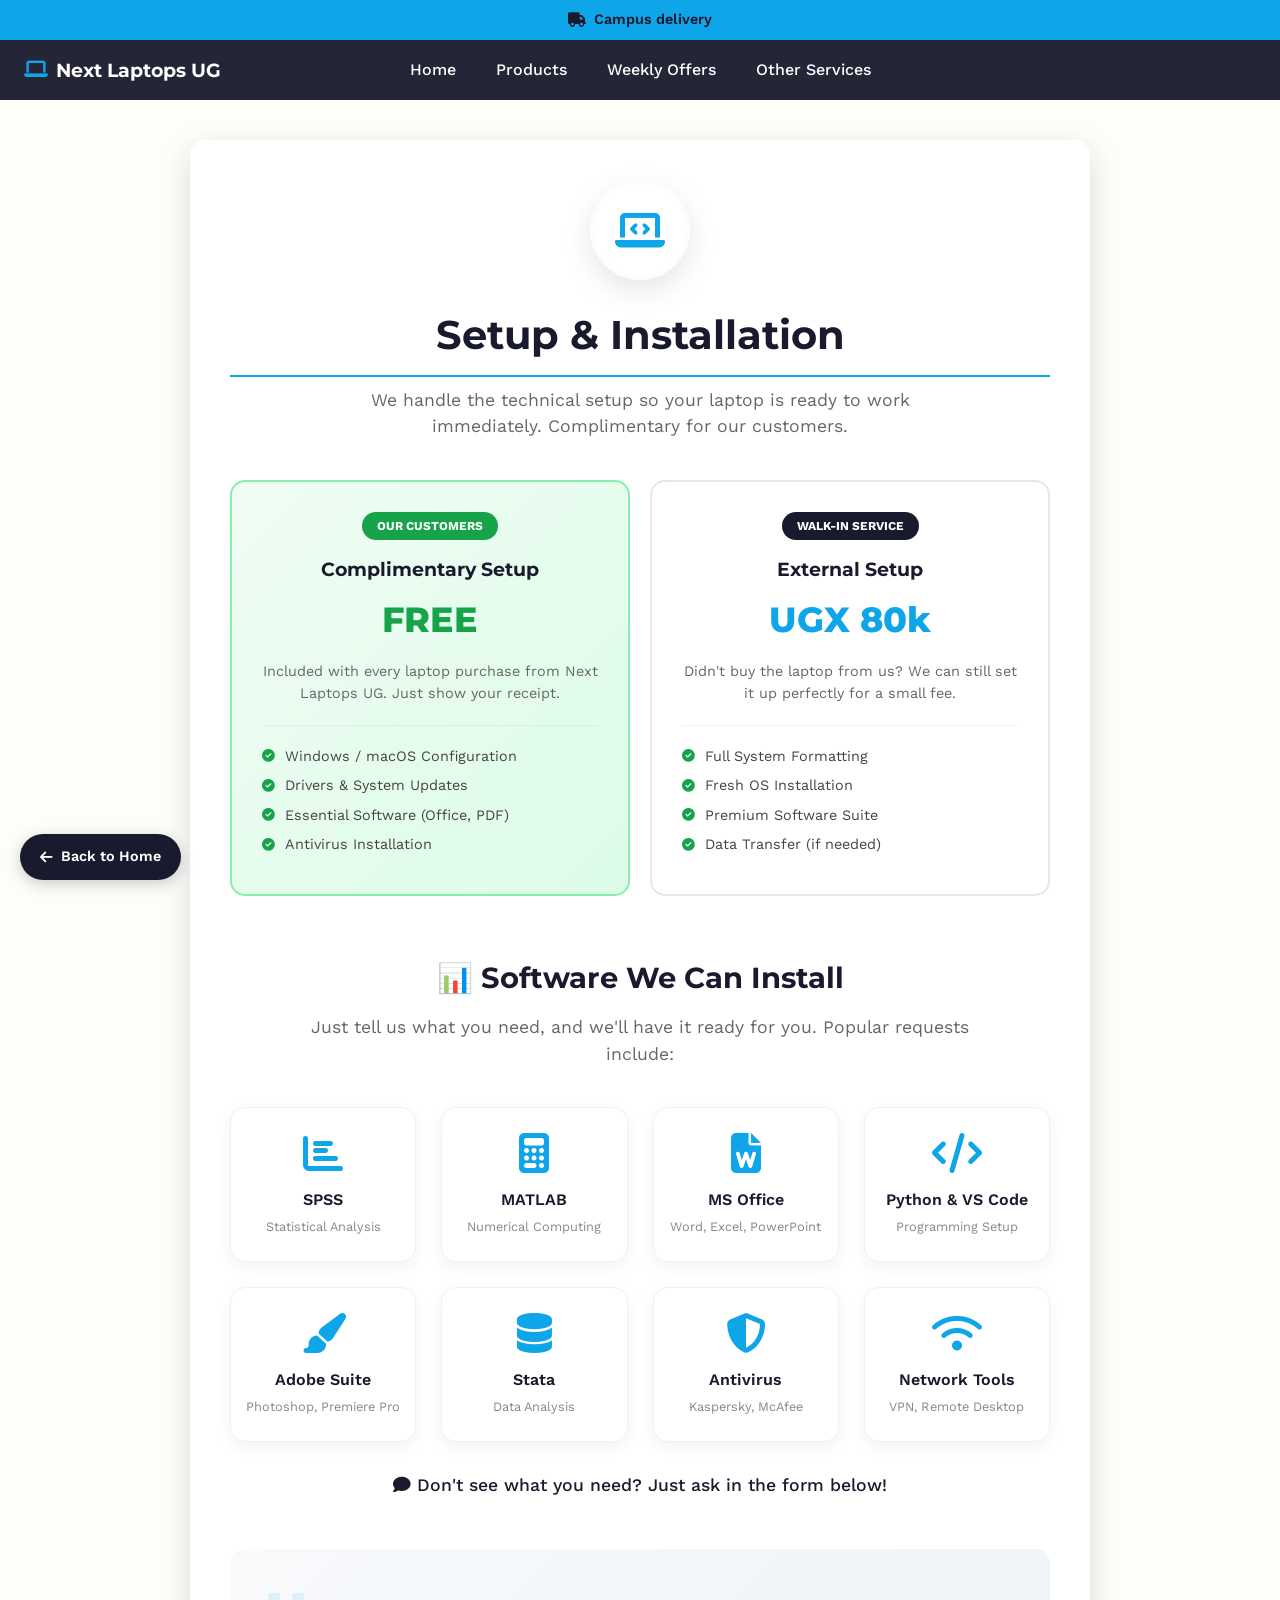
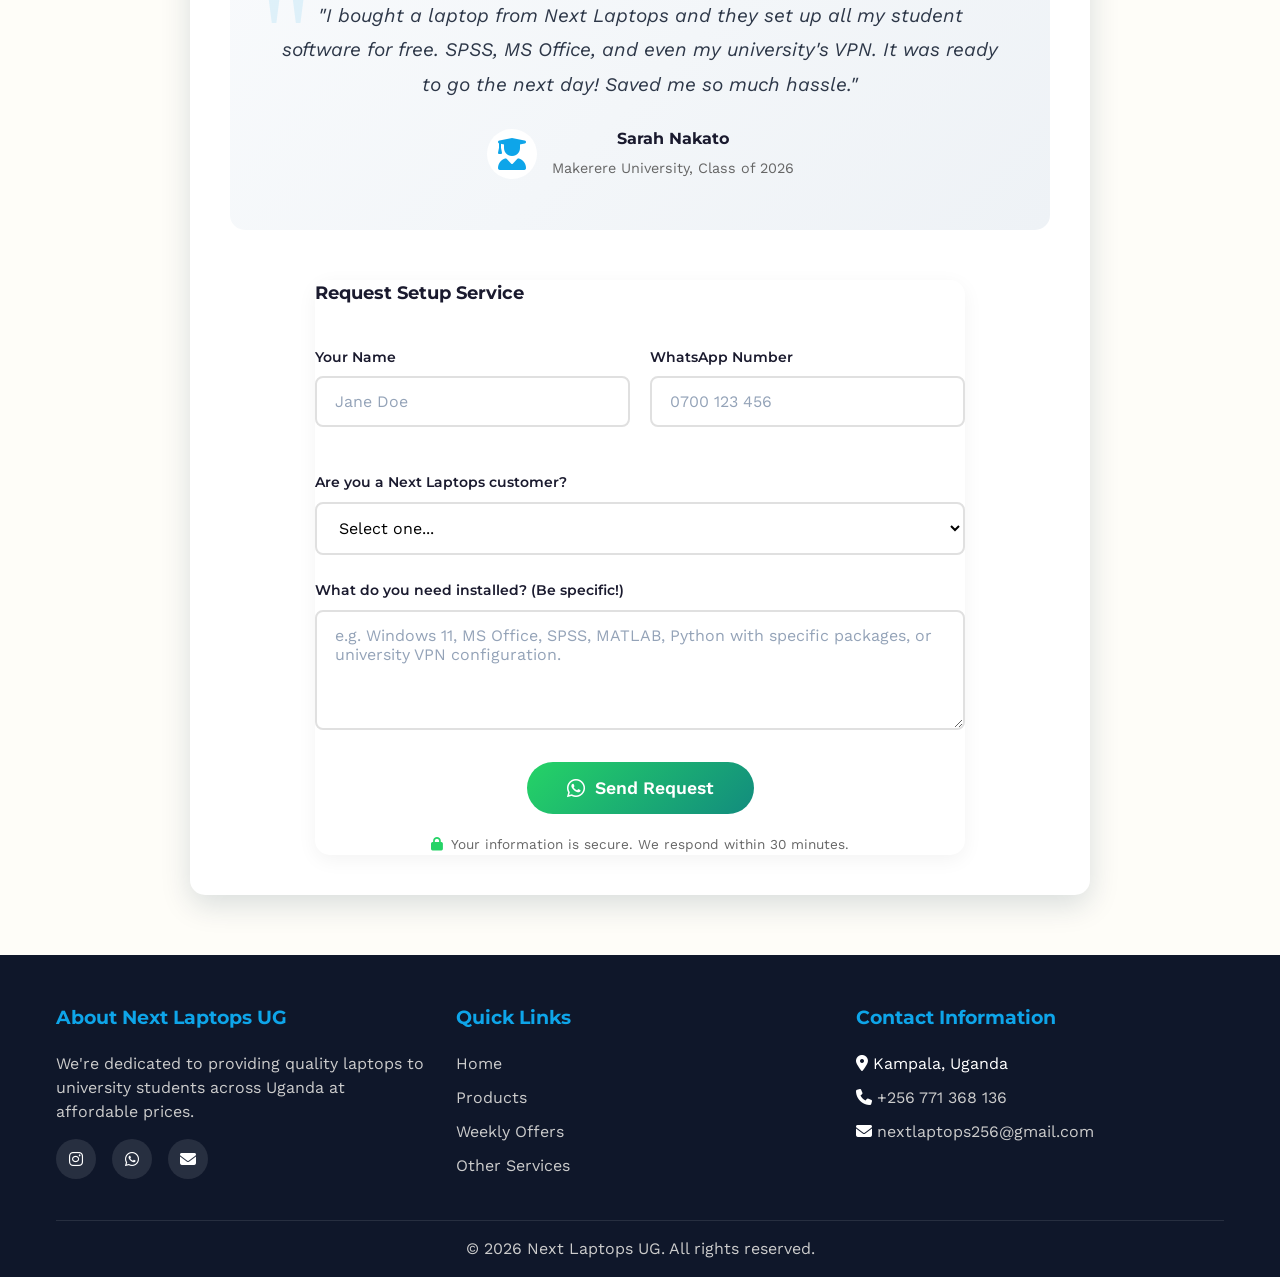
<file: services/setup.html>
<!DOCTYPE html>
<html lang="en">
<head>
    <meta charset="UTF-8">
    <meta name="viewport" content="width=device-width, initial-scale=1.0">
    <title>Setup & Installation - Next Laptops UG</title>
    <link rel="preconnect" href="https://fonts.googleapis.com">
    <link rel="preconnect" href="https://fonts.gstatic.com" crossorigin>
    <link href="https://fonts.googleapis.com/css2?family=Montserrat:wght@400;500;600;700;800;900&family=Work+Sans:wght@300;400;500;600;700&display=swap" rel="stylesheet">
    <link rel="stylesheet" href="https://cdnjs.cloudflare.com/ajax/libs/font-awesome/6.4.0/css/all.min.css">
    
    <link rel="stylesheet" href="../css/template.css">
    <link rel="stylesheet" href="../css/services.css">
    
    <style>
        /* Simplified Pricing Layout */
        .pricing-simple-grid {
            display: grid;
            grid-template-columns: 1fr 1fr;
            gap: 20px;
            margin: 30px 0 50px;
        }
        
        @media (max-width: 768px) {
            .pricing-simple-grid {
                grid-template-columns: 1fr;
            }
        }

        .pricing-box {
            padding: 30px;
            border-radius: var(--border-radius);
            text-align: center;
            transition: var(--transition);
        }

        .pricing-box.free {
            background: linear-gradient(135deg, #f0fdf4, #dcfce7);
            border: 2px solid #86efac;
        }

        .pricing-box.paid {
            background: #ffffff;
            border: 2px solid #e2e8f0;
        }

        .pricing-box:hover {
            transform: translateY(-5px);
            box-shadow: 0 15px 30px rgba(0,0,0,0.1);
        }

        .pricing-box h3 {
            font-family: var(--title-font);
            font-size: 1.2rem;
            margin-bottom: 10px;
            color: var(--primary-color);
        }

        .pricing-box .amount {
            font-size: 2.2rem;
            font-weight: 800;
            font-family: var(--title-font);
            margin-bottom: 15px;
            display: block;
        }

        .pricing-box.free .amount { color: #16a34a; }
        .pricing-box.paid .amount { color: var(--accent-color); }

        .pricing-box p {
            font-size: 0.9rem;
            color: #666;
            margin-bottom: 20px;
            line-height: 1.5;
        }

        .pricing-tag {
            display: inline-block;
            padding: 5px 15px;
            border-radius: 50px;
            font-size: 0.75rem;
            font-weight: 700;
            text-transform: uppercase;
            margin-bottom: 15px;
        }
        
        .tag-free { background: #16a34a; color: white; }
        .tag-fee { background: var(--primary-color); color: white; }

        /* Simplified Inclusions List */
        .inclusions-list {
            text-align: left;
            margin-top: 20px;
            padding-top: 20px;
            border-top: 1px solid rgba(0,0,0,0.05);
        }
        
        .inclusions-list li {
            font-size: 0.9rem;
            margin-bottom: 8px;
            display: flex;
            align-items: center;
            gap: 10px;
            color: #444;
        }
        
        .inclusions-list i {
            color: #16a34a;
            font-size: 0.8rem;
        }

        /* NEW: Software Showcase Section */
        .software-showcase {
            margin: 60px 0 40px;
            text-align: center;
        }

        .software-showcase h2 {
            font-family: var(--title-font);
            font-size: 1.8rem;
            color: var(--primary-color);
            margin-bottom: 15px;
        }

        .software-showcase p {
            color: #666;
            max-width: 700px;
            margin: 0 auto 40px;
            font-size: 1.1rem;
        }

        .software-grid {
            display: grid;
            grid-template-columns: repeat(auto-fit, minmax(150px, 1fr));
            gap: 25px;
            margin-top: 30px;
        }

        .software-item {
            background: white;
            padding: 25px 15px;
            border-radius: var(--border-radius);
            box-shadow: 0 5px 15px rgba(0,0,0,0.05);
            transition: var(--transition);
            border: 1px solid #eef2f6;
        }

        .software-item:hover {
            transform: translateY(-5px);
            box-shadow: 0 10px 25px rgba(0,0,0,0.1);
            border-color: var(--accent-color);
        }

        .software-item i {
            font-size: 2.5rem;
            margin-bottom: 15px;
            color: var(--accent-color);
        }

        .software-item span {
            font-weight: 600;
            color: var(--primary-color);
            display: block;
            margin-bottom: 5px;
        }

        .software-item .software-desc {
            font-size: 0.8rem;
            color: #888;
        }

        /* NEW: Testimonial Section */
        .testimonial-section {
            background: linear-gradient(135deg, #f8fafc, #eef2f6);
            padding: 50px;
            border-radius: var(--border-radius);
            margin: 50px 0;
            position: relative;
        }

        .testimonial-section::before {
            content: '"';
            position: absolute;
            top: 20px;
            left: 30px;
            font-size: 8rem;
            color: var(--accent-color);
            opacity: 0.1;
            font-family: serif;
            line-height: 1;
        }

        .testimonial-content {
            max-width: 800px;
            margin: 0 auto;
            text-align: center;
            position: relative;
            z-index: 2;
        }

        .testimonial-content p {
            font-size: 1.2rem;
            line-height: 1.8;
            color: #2d3748;
            font-style: italic;
            margin-bottom: 25px;
        }

        .testimonial-author {
            display: flex;
            align-items: center;
            justify-content: center;
            gap: 15px;
        }

        .testimonial-author i {
            font-size: 2rem;
            color: var(--accent-color);
            background: white;
            width: 50px;
            height: 50px;
            display: flex;
            align-items: center;
            justify-content: center;
            border-radius: 50%;
        }

        .testimonial-author h4 {
            font-family: var(--title-font);
            color: var(--primary-color);
            margin-bottom: 5px;
        }

        .testimonial-author span {
            color: #666;
            font-size: 0.9rem;
        }
    </style>
</head>
<body>

    <div class="loader" id="loader"><div class="loader-circle"></div></div>
    <div class="top-notification" id="topNotification"><div class="top-notification-content" id="notificationContent"></div></div>
    
    <header id="header">
        <div class="header-container">
            <a href="../index.html" class="logo"><i class="fas fa-laptop"></i> Next Laptops UG</a>
            <div class="header-nav-group">
                <ul class="nav-links" id="navLinks">
                    <li><a href="../index.html#home">Home</a></li>
                    <li><a href="../index.html#products">Products</a></li>
                    <li><a href="../index.html#weekly-offers">Weekly Offers</a></li>
                    <li><a href="../index.html#other-services">Other Services</a></li>
                </ul>
            </div>
        </div>
        <button class="menu-toggle" id="menuToggle"><i class="fas fa-bars"></i></button>
    </header>

    <div class="mobile-nav" id="mobileNav">
        <div class="mobile-nav-header">
            <a href="../index.html" class="mobile-nav-logo"><i class="fas fa-laptop"></i> Next Laptops UG</a>
            <button class="mobile-nav-close" id="mobileNavClose"><i class="fas fa-times"></i></button>
        </div>
        <ul>
            <li><a href="../index.html#home">Home</a></li>
            <li><a href="repairs.html">Repairs</a></li>
            <li><a href="accessories.html">Accessories</a></li>
            <li><a href="setup.html">Setup</a></li>
        </ul>
    </div>
    <div class="overlay" id="overlay"></div>

<main class="page-content">
    <div class="container">
        <div class="page-container">
            <!-- Hero Section -->
            <div class="service-icon-large"><i class="fas fa-laptop-code"></i></div>
            <h1 class="page-title" style="display: block; text-align: center; margin-bottom: 10px;">Setup & Installation</h1>
            <p class="page-subtitle">We handle the technical setup so your laptop is ready to work immediately. Complimentary for our customers.</p>

            <!-- Simple Pricing Section -->
            <div class="pricing-simple-grid">
                <!-- FREE Option -->
                <div class="pricing-box free">
                    <span class="pricing-tag tag-free">Our Customers</span>
                    <h3>Complimentary Setup</h3>
                    <span class="amount">FREE</span>
                    <p>Included with every laptop purchase from Next Laptops UG. Just show your receipt.</p>
                    <ul class="inclusions-list">
                        <li><i class="fas fa-check-circle"></i> Windows / macOS Configuration</li>
                        <li><i class="fas fa-check-circle"></i> Drivers & System Updates</li>
                        <li><i class="fas fa-check-circle"></i> Essential Software (Office, PDF)</li>
                        <li><i class="fas fa-check-circle"></i> Antivirus Installation</li>
                    </ul>
                </div>

                <!-- PAID Option -->
                <div class="pricing-box paid">
                    <span class="pricing-tag tag-fee">Walk-in Service</span>
                    <h3>External Setup</h3>
                    <span class="amount">UGX 80k</span>
                    <p>Didn't buy the laptop from us? We can still set it up perfectly for a small fee.</p>
                    <ul class="inclusions-list">
                        <li><i class="fas fa-check-circle"></i> Full System Formatting</li>
                        <li><i class="fas fa-check-circle"></i> Fresh OS Installation</li>
                        <li><i class="fas fa-check-circle"></i> Premium Software Suite</li>
                        <li><i class="fas fa-check-circle"></i> Data Transfer (if needed)</li>
                    </ul>
                </div>
            </div>

            <!-- NEW: Software Showcase Section -->
            <div class="software-showcase">
                <h2>📊 Software We Can Install</h2>
                <p>Just tell us what you need, and we'll have it ready for you. Popular requests include:</p>
                
                <div class="software-grid">
                    <div class="software-item">
                        <i class="fas fa-chart-bar"></i>
                        <span>SPSS</span>
                        <div class="software-desc">Statistical Analysis</div>
                    </div>
                    <div class="software-item">
                        <i class="fas fa-calculator"></i>
                        <span>MATLAB</span>
                        <div class="software-desc">Numerical Computing</div>
                    </div>
                    <div class="software-item">
                        <i class="fas fa-file-word"></i>
                        <span>MS Office</span>
                        <div class="software-desc">Word, Excel, PowerPoint</div>
                    </div>
                    <div class="software-item">
                        <i class="fas fa-code"></i>
                        <span>Python & VS Code</span>
                        <div class="software-desc">Programming Setup</div>
                    </div>
                    <div class="software-item">
                        <i class="fas fa-paint-brush"></i>
                        <span>Adobe Suite</span>
                        <div class="software-desc">Photoshop, Premiere Pro</div>
                    </div>
                    <div class="software-item">
                        <i class="fas fa-database"></i>
                        <span>Stata</span>
                        <div class="software-desc">Data Analysis</div>
                    </div>
                    <div class="software-item">
                        <i class="fas fa-shield-alt"></i>
                        <span>Antivirus</span>
                        <div class="software-desc">Kaspersky, McAfee</div>
                    </div>
                    <div class="software-item">
                        <i class="fas fa-wifi"></i>
                        <span>Network Tools</span>
                        <div class="software-desc">VPN, Remote Desktop</div>
                    </div>
                </div>
                <p style="margin-top: 30px; color: var(--primary-color); font-weight: 500;">
                    <i class="fas fa-comment"></i> Don't see what you need? Just ask in the form below!
                </p>
            </div>

            <!-- NEW: Testimonial Section -->
            <div class="testimonial-section">
                <div class="testimonial-content">
                    <p>"I bought a laptop from Next Laptops and they set up all my student software for free. SPSS, MS Office, and even my university's VPN. It was ready to go the next day! Saved me so much hassle."</p>
                    <div class="testimonial-author">
                        <i class="fas fa-user-graduate"></i>
                        <div>
                            <h4>Sarah Nakato</h4>
                            <span>Makerere University, Class of 2026</span>
                        </div>
                    </div>
                </div>
            </div>

            <!-- Request Form -->
            <div class="form-card">
                <form class="service-form" id="setupForm" style="background: transparent; padding: 0; border: none;">
                    <h3 class="form-section-title" style="text-align: center; border: none; margin-bottom: 30px;">Request Setup Service</h3>
                    
                    <div class="form-row">
                        <div class="form-group">
                            <label for="name">Your Name</label>
                            <input type="text" id="name" class="form-control" placeholder="Jane Doe" required>
                        </div>
                        <div class="form-group">
                            <label for="phone">WhatsApp Number</label>
                            <input type="tel" id="phone" class="form-control" placeholder="0700 123 456" required>
                        </div>
                    </div>

                    <div class="form-group">
                        <label for="status">Are you a Next Laptops customer?</label>
                        <select id="status" class="form-control" required>
                            <option value="" disabled selected>Select one...</option>
                            <option value="Yes - Free Setup">Yes, I bought my laptop from you</option>
                            <option value="No - Paid Setup">No, I need external service (UGX 80k)</option>
                        </select>
                    </div>

                    <div class="form-group">
                        <label for="notes">What do you need installed? (Be specific!)</label>
                        <textarea id="notes" class="form-control" rows="3" placeholder="e.g. Windows 11, MS Office, SPSS, MATLAB, Python with specific packages, or university VPN configuration."></textarea>
                    </div>

                    <div style="text-align: center; margin-top: 10px;">
                        <button type="submit" class="action-btn-whatsapp">
                            <i class="fab fa-whatsapp"></i> Send Request
                        </button>
                    </div>
                     <div class="trust-badge">
                        <i class="fas fa-lock"></i>
                        <span>Your information is secure. We respond within 30 minutes.</span>
                    </div>
                </form>
            </div>

        </div>
    </div>
</main>

    <!-- FOOTER -->
    <footer id="contact">
        <div class="container">
            <div class="footer-content">
                <!-- About -->
                <div class="footer-section">
                    <div class="footer-header"><h3>About Next Laptops UG</h3><i class="fas fa-chevron-down"></i></div>
                    <div class="footer-links">
                        <p>We're dedicated to providing quality laptops to university students across Uganda at affordable prices.</p>
                        <div class="social-links">
                            <a href="https://www.instagram.com/next_laptopsug"><i class="fab fa-instagram"></i></a>
                            <a href="https://wa.me/256771368136"><i class="fab fa-whatsapp"></i></a>
                            <a href="mailto:nextlaptops256@gmail.com"><i class="fas fa-envelope"></i></a>
                        </div>
                    </div>
                </div>
                <!-- Quick Links -->
                <div class="footer-section">
                    <div class="footer-header"><h3>Quick Links</h3><i class="fas fa-chevron-down"></i></div>
                    <div class="footer-links">
                        <ul>
                            <li><a href="../index.html#home">Home</a></li>
                            <li><a href="../index.html#products">Products</a></li>
                            <li><a href="../index.html#weekly-offers">Weekly Offers</a></li>
                            <li><a href="../index.html#other-services">Other Services</a></li>
                        </ul>
                    </div>
                </div>
                <!-- Contact -->
                <div class="footer-section">
                    <div class="footer-header"><h3>Contact Information</h3><i class="fas fa-chevron-down"></i></div>
                    <div class="footer-links">
                        <ul>
                            <li><i class="fas fa-map-marker-alt"></i> Kampala, Uganda</li>
                            <li><i class="fas fa-phone"></i> <a href="tel:+256771368136">+256 771 368 136</a></li>
                            <li><i class="fas fa-envelope"></i> <a href="mailto:nextlaptops256@gmail.com">nextlaptops256@gmail.com</a></li>
                        </ul>
                    </div>
                </div>
            </div>
            <div class="footer-bottom">
                <p>&copy; 2026 Next Laptops UG. All rights reserved.</p>
            </div>
        </div>
    </footer>

    <!-- SCRIPTS -->
    <script src="../js/data.js"></script>
    <script src="../js/template.js"></script>
    <script src="../js/services.js"></script>
</body>
</html>
</file>
<file: css/template.css>
/* ==========================================
   TEMPLATE.CSS
   ========================================== */

/* 1. CSS Variables */
:root {
    --primary-color: #1a1a2e;
    --secondary-color: #16213e;
    --accent-color: #0ea5e9;
    --dark-color: #0f172a;
    --light-color: #FEFDF8;
    --text-color: #ffffff;
    --card-shadow: 0 10px 30px rgba(10, 37, 64, 0.15);
    --transition: all 0.3s cubic-bezier(0.4, 0, 0.2, 1);
    --border-radius: 15px;
    --title-font: 'Montserrat', sans-serif;
    --body-font: 'Work Sans', sans-serif;
}

/* 2. Reset & Base */
* { margin: 0; padding: 0; box-sizing: border-box; }
html { scroll-behavior: smooth; }

body {
    font-family: var(--body-font);
    line-height: 1.5;
    color: #333;
    background-color: #f5f5f5;
    overflow-x: hidden;
}

a { text-decoration: none; color: inherit; }
ul { list-style: none; }
img { max-width: 100%; height: auto; }

/* 3. Layout Helpers */
.container { width: 100%; max-width: 1200px; margin: 0 auto; padding: 0 16px; }

/* 4. Header Styles */
.top-notification {
    position: fixed;
    top: 0;
    left: 0;
    width: 100%;
    background-color: var(--accent-color);
    color: var(--primary-color);
    padding: 8px 0;
    text-align: center;
    font-weight: 600;
    font-size: 0.9rem;
    z-index: 1001;
    height: 40px;
    display: flex;
    align-items: center;
    justify-content: center;
}

.top-notification-item {
    display: flex;
    align-items: center;
    justify-content: center;
    gap: 8px;
    animation: fadeIn 0.5s ease;
}

header {
    position: fixed;
    top: 40px; /* Sits below notification */
    left: 0;
    width: 100%;
    background: rgba(26, 26, 46, 0.95);
    backdrop-filter: blur(10px);
    z-index: 1000;
    transition: var(--transition);
}

.header-container {
    display: flex;
    justify-content: space-between;
    align-items: center;
    height: 60px;
    padding: 0 24px;
    position: relative;
}

.logo { display: flex; align-items: center; font-family: var(--title-font); font-weight: 700; font-size: 1.2rem; color: white; z-index: 1002; }
.logo i { margin-right: 8px; color: var(--accent-color); }

.header-nav-group {
    display: flex;
    align-items: center;
    
    /* ADD THESE LINES TO CENTER IT */
    position: absolute;
    left: 50%;
    top: 50%;
    transform: translate(-50%, -50%);
    z-index: 1; /* Ensures it sits above the logo if they overlap on small screens */
}

.nav-links { display: flex; align-items: center; list-style: none; }
.nav-links li { margin: 0 20px; }
.nav-links a { color: white; font-weight: 500; transition: var(--transition); }
.nav-links a:hover { color: var(--accent-color); }

/* Header Icons Wrapper */
.header-icons-wrapper { display: flex; align-items: center; gap: 15px; margin-left: 20px; }

.header-icon-btn {
    background: none;
    border: none;
    color: white;
    font-size: 1.2rem;
    cursor: pointer;
    position: relative;
    outline: none;
    padding: 5px;
    transition: var(--transition);
}
.header-icon-btn:hover { color: var(--accent-color); transform: scale(1.1); }

.icon-badge {
    position: absolute;
    top: -5px;
    right: -5px;
    background: var(--accent-color);
    color: white;
    border-radius: 50%;
    width: 18px;
    height: 18px;
    display: flex;
    align-items: center;
    justify-content: center;
    font-size: 0.7rem;
    font-weight: bold;
    opacity: 0;
    transform: scale(0);
    transition: all 0.3s ease;
}
.icon-badge.show, .icon-badge.animate-pop { opacity: 1; transform: scale(1); }
.animate-pop { animation: pop 0.4s ease-in-out; }

@keyframes pop { 0% { transform: scale(1); } 50% { transform: scale(1.4); background: #ff6b6b; } 100% { transform: scale(1); } }
@keyframes fadeIn { from { opacity: 0; transform: translateY(-5px); } to { opacity: 1; transform: translateY(0); } }

/* ========================================== */
/* FIX 1: Mobile Menu Button Positioning      */
/* ========================================== */
.menu-toggle {
    position: fixed;
    /* Top was 10px, causing it to sit in the notification bar.
       Changed to 50px to center it inside the header (40px notification + 10px padding) */
    top: 50px; 
    right: 50px;
    display: none;
    background: none;
    border: none;
    font-size: 1.5rem;
    cursor: pointer;
    color: white;
    z-index: 1002;
    padding: 8px;
}

@media (max-width: 992px) {
    .menu-toggle { display: flex; align-items: center; justify-content: center; }
    .header-nav-group { display: none; }
    .header-container { justify-content: space-between; }
}

@media (max-width: 480px) { .menu-toggle { right: 15px; } }

/* Mobile Navigation */
.mobile-nav {
    position: fixed;
    top: 0;
    right: -100%;
    width: 80%;
    max-width: 320px;
    height: 100vh;
    background: rgba(26, 26, 46, 0.98);
    flex-direction: column;
    padding: 32px 24px;
    transition: right 0.3s ease;
    z-index: 1003;
}
.mobile-nav.active { right: 0; }
.mobile-nav-header { display: flex; justify-content: space-between; align-items: center; width: 100%; margin-bottom: 32px; border-bottom: 1px solid rgba(255, 255, 255, 0.1); padding-bottom: 16px; }
.mobile-nav-logo { color: white; font-weight: 700; font-size: 1.2rem; }
.mobile-nav-close { background: none; border: none; color: white; font-size: 1.5rem; cursor: pointer; }

/* ========================================== */
/* FIX 2: Mobile Nav Links Color              */
/* ========================================== */
.mobile-nav ul { width: 100%; }
.mobile-nav li { margin: 15px 0; width: 100%; }

/* Forcing white color on all link states to prevent browser default blue */
.mobile-nav a, 
.mobile-nav a:link, 
.mobile-nav a:visited, 
.mobile-nav a:hover, 
.mobile-nav a:active {
    color: white !important;
    font-weight: 500;
    display: block;
    padding: 10px 0;
    border-bottom: 1px solid rgba(255, 255, 255, 0.05);
    -webkit-tap-highlight-color: transparent; /* Removes blue flash on tap */
}

.overlay {
    position: fixed;
    top: 0;
    left: 0;
    width: 100%;
    height: 100%;
    background: rgba(0, 0, 0, 0.5);
    opacity: 0;
    visibility: hidden;
    transition: opacity 0.3s ease;
    z-index: 1001;
}
.overlay.active { opacity: 1; visibility: visible; }

/* ==========================================
   HEADER ICONS - MANUAL POSITIONING (MOBILE)
   ========================================== */

/* Mobile view - Manual positioning for header icons */
/* Note: Uses 'fixed' because .header-icons-wrapper is OUTSIDE the header element */
@media (max-width: 992px) {
    .header-icons-wrapper {
        display: flex !important;             /* Ensure flex display */
        align-items: center !important;       /* Center items vertically */
        position: fixed !important;           /* Fixed to viewport */
        top: 55px !important;                 /* 40px (notification) + 30px (half of 60px header) */
        right: 80px !important;               /* Adjust horizontal position */
        transform: translateY(-50%);
        z-index: 1002 !important;             /* Above header */
        gap: 12px !important;                 /* Space between cart & wishlist icons */
        margin-left: 0 !important;            /* Reset margin */
        margin-right: 0 !important;           /* Reset margin */
    }
}

/* Even smaller screens - fine-tune if needed */
@media (max-width: 480px) {
    .header-icons-wrapper {
        right: 60px !important;               /* Move closer to edge on smaller screens */
        gap: 8px !important;                  /* Tighter gap */
    }
}

/* 5. Page Content Styles */
.page-content { padding: 140px 0 60px; min-height: 60vh; background-color: var(--light-color); }
.page-container { max-width: 900px; margin: 0 auto; background: white; padding: 40px; border-radius: var(--border-radius); box-shadow: var(--card-shadow); }
.page-title { font-family: var(--title-font); font-size: 2.5rem; color: var(--primary-color); margin-bottom: 20px; border-bottom: 2px solid var(--accent-color); padding-bottom: 10px; display: inline-block; }

/* 6. Footer Styles */
footer { background: var(--dark-color); color: white; padding: 48px 0 16px; }
.footer-content { display: grid; grid-template-columns: repeat(3, 1fr); gap: 32px; margin-bottom: 32px; }
.footer-header h3 { font-family: var(--title-font); font-size: 1.2rem; color: var(--accent-color); margin-bottom: 20px; }
.footer-links p { color: #ccc; margin-bottom: 15px; }
.footer-links li { margin-bottom: 10px; }
.footer-links a { color: #ccc; transition: var(--transition); }
.footer-links a:hover { color: var(--accent-color); }
.social-links { display: flex; gap: 16px; margin-top: 15px; }
.social-links a { width: 40px; height: 40px; background: rgba(255, 255, 255, 0.1); border-radius: 50%; display: flex; align-items: center; justify-content: center; color: white; }
.social-links a:hover { background: var(--accent-color); }
.footer-bottom { border-top: 1px solid rgba(255, 255, 255, 0.1); padding-top: 16px; text-align: center; color: #ccc; }

@media (max-width: 992px) {
    .footer-content { grid-template-columns: 1fr; text-align: center; }
    .social-links { justify-content: center; }
}

/* FOOTER ACCORDION */
@media (max-width: 992px) {
    .footer-section { margin-bottom: 0; }
    .footer-header { cursor: pointer; padding: 15px 0; display: flex; justify-content: space-between; align-items: center; }
    .footer-header i { transition: transform 0.3s ease; font-size: 0.9rem; }
    .footer-section.active .footer-header i { transform: rotate(180deg); }
    .footer-links { max-height: 0; overflow: hidden; transition: max-height 0.3s ease; padding: 0; }
    .footer-section.active .footer-links { max-height: 500px; padding-bottom: 15px; }
}
@media (min-width: 993px) {
    .footer-links { max-height: none; overflow: visible; }
    .footer-header i { display: none; }
}

/* BACK TO HOME BUTTON */
.back-home-btn {
    position: fixed;
    bottom: 20px;
    left: 20px;
    background: var(--primary-color);
    color: white;
    padding: 12px 20px;
    border-radius: 50px;
    box-shadow: 0 4px 15px rgba(0,0,0,0.2);
    display: flex;
    align-items: center;
    gap: 8px;
    font-weight: 600;
    font-size: 0.9rem;
    text-decoration: none;
    transition: var(--transition);
    z-index: 999;
}
.back-home-btn:hover { background: var(--accent-color); transform: translateY(-3px); box-shadow: 0 6px 20px rgba(0,0,0,0.25); }

/* ==========================================
   MODAL STYLES (FIXED FOR MOBILE & DESKTOP)
   ========================================== */

.wishlist-popup-overlay,
.cart-modal-overlay {
    position: fixed;
    top: 0;
    left: 0;
    right: 0;
    bottom: 0;
    width: 100vw;
    height: 100vh;
    background: rgba(0, 0, 0, 0.6);
    
    /* Force Center on ALL screens */
    display: flex !important;
    justify-content: center !important;
    align-items: center !important;
    
    z-index: 2000;
    opacity: 0;
    visibility: hidden;
    transition: all 0.3s ease;
}

.wishlist-popup-overlay.active,
.cart-modal-overlay.active {
    opacity: 1;
    visibility: visible;
}

.wishlist-modal-content,
.modal-content {
    background: white;
    border-radius: 15px;
    width: 90%;
    max-width: 500px;
    max-height: 85vh;
    height: auto;
    min-height: 200px;
    display: flex;
    flex-direction: column;
    box-shadow: 0 10px 30px rgba(0,0,0,0.2);
    transform: translateY(20px);
    transition: transform 0.3s ease;
    overflow: hidden;
}

.active .wishlist-modal-content,
.active .modal-content {
    transform: translateY(0);
}

.wishlist-modal-content > div:nth-child(2),
.modal-content > div:nth-child(2) {
    overflow-y: auto;
    flex: 1;
    padding: 20px;
}

/* --- NEW: STYLED BUTTONS FOR MODALS --- */
.btn {
    display: inline-flex;
    align-items: center;
    justify-content: center;
    gap: 8px;
    padding: 12px 25px;
    border-radius: 50px;
    font-weight: 600;
    font-size: 0.9rem;
    border: none;
    cursor: pointer;
    transition: all 0.3s ease;
    text-decoration: none;
    text-transform: uppercase;
}

.btn-primary {
    background: var(--primary-color);
    color: white;
}

.btn-primary:hover {
    background: var(--accent-color);
    transform: translateY(-2px);
    box-shadow: 0 4px 10px rgba(14, 165, 233, 0.3);
}

.btn-whatsapp {
    background: linear-gradient(135deg, #25D366, #128C7E);
    color: white;
    width: 100%;
    padding: 15px;
    font-size: 1.1rem;
}

.btn-whatsapp:hover {
    transform: translateY(-3px);
    box-shadow: 0 8px 20px rgba(37, 211, 102, 0.4);
}

.btn-outline-danger {
    background: transparent;
    color: var(--compare-color);
    border: 1px solid var(--compare-color);
}

.btn-outline-danger:hover {
    background: var(--compare-color);
    color: white;
}

/* Quantity Controls */
.qty-control {
    display: flex;
    align-items: center;
    gap: 10px;
    background: #f0f0f0;
    border-radius: 25px;
    padding: 4px 10px;
}

.qty-btn {
    background: none;
    border: none;
    width: 28px;
    height: 28px;
    border-radius: 50%;
    display: flex;
    align-items: center;
    justify-content: center;
    cursor: pointer;
    font-weight: bold;
    transition: background 0.2s;
}
.qty-btn:hover { background: rgba(0,0,0,0.1); }

/* ==========================================
   SETUP & INSTALLATION PAGE STYLES
   ========================================== */

.service-icon-large {
    width: 100px;
    height: 100px;
    background: linear-gradient(135deg, var(--primary-color), var(--secondary-color));
    border-radius: 50%;
    display: flex;
    align-items: center;
    justify-content: center;
    margin: 0 auto 24px;
    box-shadow: 0 10px 30px rgba(26, 26, 46, 0.3);
}

.service-icon-large i {
    font-size: 2.5rem;
    color: var(--accent-color);
}

.page-subtitle {
    text-align: center;
    color: #666;
    font-size: 1.1rem;
    margin-bottom: 40px;
    max-width: 600px;
    margin-left: auto;
    margin-right: auto;
}

/* Setup Process Steps */
.setup-process {
    display: grid;
    grid-template-columns: repeat(auto-fit, minmax(200px, 1fr));
    gap: 24px;
    margin-bottom: 48px;
    padding: 32px;
    background: linear-gradient(135deg, #f8fafc, #f1f5f9);
    border-radius: var(--border-radius);
}

.process-step {
    text-align: center;
    padding: 20px;
    position: relative;
}

.process-step::after {
    content: '';
    position: absolute;
    top: 30px;
    right: -12px;
    width: 24px;
    height: 24px;
    background: var(--accent-color);
    border-radius: 50%;
    display: none;
}

.process-step:not(:last-child)::after {
    display: block;
}

@media (max-width: 768px) {
    .process-step::after {
        display: none !important;
    }
}

.step-number {
    width: 50px;
    height: 50px;
    background: var(--primary-color);
    color: white;
    border-radius: 50%;
    display: flex;
    align-items: center;
    justify-content: center;
    font-family: var(--title-font);
    font-weight: 700;
    font-size: 1.3rem;
    margin: 0 auto 16px;
}

.process-step h4 {
    font-family: var(--title-font);
    color: var(--primary-color);
    margin-bottom: 8px;
    font-size: 1rem;
}

.process-step p {
    font-size: 0.85rem;
    color: #666;
    line-height: 1.4;
}

/* Service Features */
.service-features {
    display: grid;
    grid-template-columns: repeat(auto-fit, minmax(250px, 1fr));
    gap: 20px;
    margin-bottom: 40px;
}

.feature-card {
    display: flex;
    align-items: flex-start;
    gap: 16px;
    padding: 20px;
    background: #f8fafc;
    border-radius: 12px;
    transition: var(--transition);
    border: 1px solid transparent;
}

.feature-card:hover {
    background: white;
    border-color: var(--accent-color);
    box-shadow: 0 4px 15px rgba(14, 165, 233, 0.15);
    transform: translateY(-2px);
}

.feature-icon {
    width: 44px;
    height: 44px;
    min-width: 44px;
    background: linear-gradient(135deg, var(--accent-color), #0284c7);
    border-radius: 10px;
    display: flex;
    align-items: center;
    justify-content: center;
    color: white;
    font-size: 1.1rem;
}

.feature-card h5 {
    font-family: var(--title-font);
    color: var(--primary-color);
    margin-bottom: 4px;
    font-size: 0.95rem;
}

.feature-card p {
    font-size: 0.85rem;
    color: #666;
    line-height: 1.4;
}

/* Form Enhancements */
.service-form {
    background: #f8fafc;
    padding: 32px;
    border-radius: var(--border-radius);
    border: 1px solid #e2e8f0;
}

.form-section-title {
    font-family: var(--title-font);
    font-size: 1.1rem;
    color: var(--primary-color);
    margin-bottom: 20px;
    padding-bottom: 10px;
    border-bottom: 2px solid var(--accent-color);
    display: flex;
    align-items: center;
    gap: 10px;
}

.form-section-title i {
    color: var(--accent-color);
}

.form-row {
    display: grid;
    grid-template-columns: repeat(auto-fit, minmax(250px, 1fr));
    gap: 20px;
    margin-bottom: 20px;
}

.form-group {
    margin-bottom: 20px;
}

.form-group label {
    display: block;
    font-weight: 600;
    color: var(--primary-color);
    margin-bottom: 8px;
    font-size: 0.9rem;
}

.form-group label .optional {
    font-weight: 400;
    color: #888;
    font-size: 0.8rem;
}

.form-control {
    width: 100%;
    padding: 14px 16px;
    border: 2px solid #e2e8f0;
    border-radius: 10px;
    font-size: 1rem;
    font-family: var(--body-font);
    transition: var(--transition);
    background: white;
}

.form-control:focus {
    outline: none;
    border-color: var(--accent-color);
    box-shadow: 0 0 0 3px rgba(14, 165, 233, 0.15);
}

.form-control::placeholder {
    color: #94a3b8;
}

textarea.form-control {
    resize: vertical;
    min-height: 100px;
}

/* Pricing Cards */
.pricing-section {
    margin-bottom: 40px;
}

.pricing-cards {
    display: grid;
    grid-template-columns: repeat(auto-fit, minmax(220px, 1fr));
    gap: 20px;
    margin-top: 24px;
}

.pricing-card {
    background: white;
    border: 2px solid #e2e8f0;
    border-radius: var(--border-radius);
    padding: 24px;
    text-align: center;
    transition: var(--transition);
    position: relative;
    overflow: hidden;
}

.pricing-card.popular {
    border-color: var(--accent-color);
    transform: scale(1.02);
}

.pricing-card.popular::before {
    content: 'Most Popular';
    position: absolute;
    top: 12px;
    right: -30px;
    background: var(--accent-color);
    color: white;
    padding: 4px 40px;
    font-size: 0.7rem;
    font-weight: 600;
    text-transform: uppercase;
    transform: rotate(45deg);
}

.pricing-card:hover {
    border-color: var(--accent-color);
    box-shadow: 0 10px 30px rgba(14, 165, 233, 0.2);
}

.pricing-card h4 {
    font-family: var(--title-font);
    color: var(--primary-color);
    margin-bottom: 8px;
}

.pricing-card .price {
    font-size: 2rem;
    font-weight: 700;
    color: var(--accent-color);
    margin-bottom: 16px;
}

.pricing-card .price span {
    font-size: 0.9rem;
    font-weight: 400;
    color: #666;
}

.pricing-card ul {
    text-align: left;
    margin-bottom: 20px;
}

.pricing-card ul li {
    padding: 8px 0;
    font-size: 0.9rem;
    color: #666;
    display: flex;
    align-items: center;
    gap: 8px;
}

.pricing-card ul li i {
    color: var(--accent-color);
    font-size: 0.8rem;
}

/* WhatsApp Button */
.action-btn-whatsapp {
    background: linear-gradient(135deg, #25D366, #128C7E);
    color: white;
    padding: 16px 40px;
    border: none;
    border-radius: 50px;
    font-size: 1.1rem;
    font-weight: 600;
    cursor: pointer;
    transition: var(--transition);
    display: inline-flex;
    align-items: center;
    gap: 10px;
    font-family: var(--body-font);
}

.action-btn-whatsapp:hover {
    transform: translateY(-3px);
    box-shadow: 0 8px 25px rgba(37, 211, 102, 0.4);
}

.action-btn-whatsapp i {
    font-size: 1.3rem;
}

/* Trust Badge */
.trust-badge {
    display: flex;
    justify-content: center;
    align-items: center;
    gap: 8px;
    margin-top: 20px;
    color: #666;
    font-size: 0.85rem;
}

.trust-badge i {
    color: #25D366;
}

/* Mobile Responsive */
@media (max-width: 768px) {
    .service-form {
        padding: 24px 20px;
    }
    
    .pricing-card.popular {
        transform: scale(1);
    }
    
    .setup-process {
        padding: 24px 16px;
    }
}


/* ==========================================
   ACCESSORIES QUICK VIEW MODAL
   ========================================== */

.accessory-modal {
    display: none;
    position: fixed;
    top: 0;
    left: 0;
    width: 100%;
    height: 100%;
    background: rgba(0, 0, 0, 0.8);
    z-index: 10000;
    overflow-y: auto;
    padding: 20px 0;
}

.accessory-modal.active {
    display: flex;
    align-items: center;
    justify-content: center;
}

.accessory-modal-content {
    background: white;
    border-radius: 15px;
    max-width: 700px;
    width: 90%;
    max-height: 90vh;
    overflow-y: auto;
    position: relative;
    animation: modalFadeIn 0.3s ease;
}

.accessory-modal-close {
    position: absolute;
    top: 15px;
    right: 15px;
    background: rgba(0, 0, 0, 0.5);
    border: none;
    font-size: 1.3rem;
    cursor: pointer;
    color: white;
    z-index: 2;
    width: 36px;
    height: 36px;
    border-radius: 50%;
    display: flex;
    align-items: center;
    justify-content: center;
    transition: all 0.3s ease;
}

.accessory-modal-close:hover {
    background: var(--primary-color);
}

/* Accessories Image Gallery - 3 Slots */
.accessory-gallery {
    display: grid;
    grid-template-columns: repeat(3, 1fr);
    gap: 8px;
    padding: 16px;
    background: #f8f9fa;
    border-radius: 15px 15px 0 0;
}

.accessory-gallery-main {
    grid-column: 1 / -1;
    position: relative;
    height: 250px;
    background: white;
    border-radius: 10px;
    overflow: hidden;
    display: flex;
    align-items: center;
    justify-content: center;
}

.accessory-gallery-main img {
    max-width: 100%;
    max-height: 100%;
    object-fit: contain;
}

.accessory-gallery-thumb {
    height: 80px;
    background: white;
    border-radius: 8px;
    overflow: hidden;
    cursor: pointer;
    border: 2px solid transparent;
    transition: all 0.3s ease;
    display: flex;
    align-items: center;
    justify-content: center;
}

.accessory-gallery-thumb:hover {
    border-color: var(--accent-color);
}

.accessory-gallery-thumb.active {
    border-color: var(--accent-color);
    box-shadow: 0 0 10px rgba(14, 165, 233, 0.3);
}

.accessory-gallery-thumb img {
    max-width: 100%;
    max-height: 100%;
    object-fit: contain;
}

.accessory-gallery-thumb.placeholder {
    background: #f1f5f9;
    color: #94a3b8;
    font-size: 0.75rem;
    display: flex;
    flex-direction: column;
    align-items: center;
    justify-content: center;
    gap: 4px;
}

.accessory-gallery-thumb.placeholder i {
    font-size: 1.2rem;
}

/* Accessory Details */
.accessory-details {
    padding: 24px;
}

.accessory-category-badge {
    display: inline-block;
    padding: 4px 12px;
    background: linear-gradient(135deg, var(--primary-color), var(--secondary-color));
    color: white;
    border-radius: 20px;
    font-size: 0.75rem;
    font-weight: 600;
    text-transform: uppercase;
    margin-bottom: 12px;
}

.accessory-modal-title {
    font-family: var(--title-font);
    font-size: 1.5rem;
    font-weight: 700;
    color: var(--primary-color);
    margin-bottom: 8px;
}

.accessory-modal-price {
    font-family: var(--title-font);
    font-size: 1.4rem;
    font-weight: 700;
    color: var(--accent-color);
    margin-bottom: 20px;
}

.accessory-description {
    background: #f8f9fa;
    padding: 16px;
    border-radius: 10px;
    margin-bottom: 20px;
}

.accessory-description h4 {
    font-family: var(--title-font);
    font-size: 0.9rem;
    color: var(--primary-color);
    margin-bottom: 8px;
}

.accessory-description p {
    font-size: 0.9rem;
    color: #666;
    line-height: 1.6;
}

.accessory-features {
    margin-bottom: 20px;
}

.accessory-features h4 {
    font-family: var(--title-font);
    font-size: 0.9rem;
    color: var(--primary-color);
    margin-bottom: 12px;
}

.accessory-features ul {
    display: grid;
    grid-template-columns: repeat(2, 1fr);
    gap: 8px;
}

.accessory-features li {
    font-size: 0.85rem;
    color: #666;
    display: flex;
    align-items: center;
    gap: 8px;
}

.accessory-features li i {
    color: var(--accent-color);
    font-size: 0.7rem;
}

.accessory-modal-actions {
    display: flex;
    gap: 12px;
}

.accessory-modal-actions .btn {
    flex: 1;
}

/* Mobile Responsive */
@media (max-width: 600px) {
    .accessory-gallery {
        grid-template-columns: repeat(3, 1fr);
        padding: 12px;
    }
    
    .accessory-gallery-main {
        height: 200px;
    }
    
    .accessory-gallery-thumb {
        height: 60px;
    }
    
    .accessory-features ul {
        grid-template-columns: 1fr;
    }
    
    .accessory-modal-actions {
        flex-direction: column;
    }
}
</file>
<file: css/services.css>
/* ==========================================
   SERVICES.CSS
   Styles specific to Service Pages (Repairs, Accessories, Setup)
   ========================================== */

/* 1. FORM STYLES (Repairs & Setup) */
.service-form {
    max-width: 650px;
    margin: 0 auto;
    background: white;
    padding: 40px;
    border-radius: var(--border-radius);
    box-shadow: 0 5px 20px rgba(0,0,0,0.05);
}

.form-group {
    margin-bottom: 25px;
    text-align: left;
}

.form-group label {
    display: block;
    margin-bottom: 8px;
    font-weight: 600;
    color: var(--primary-color);
    font-family: var(--title-font);
}

.form-control {
    width: 100%;
    padding: 14px 18px;
    border: 2px solid #e0e0e0;
    border-radius: 8px;
    font-size: 1rem;
    transition: var(--transition);
    background: #fff;
}

.form-control:focus {
    border-color: var(--accent-color);
    outline: none;
    box-shadow: 0 0 0 4px rgba(14, 165, 233, 0.1);
}

textarea.form-control {
    min-height: 120px;
    resize: vertical;
}

/* 2. ACTION BUTTON STYLES */
.action-btn {
    display: inline-flex;
    align-items: center;
    justify-content: center;
    gap: 12px;
    padding: 16px 40px;
    font-size: 1.1rem;
    font-weight: 700;
    border-radius: 50px;
    text-transform: uppercase;
    letter-spacing: 0.5px;
    box-shadow: 0 4px 15px rgba(0, 0, 0, 0.2);
    border: none;
    cursor: pointer;
    transition: all 0.3s ease;
    text-decoration: none;
}

.action-btn-whatsapp {
    background: linear-gradient(135deg, #25D366, #128C7E);
    color: white;
}

.action-btn-whatsapp:hover {
    transform: translateY(-3px);
    box-shadow: 0 8px 25px rgba(37, 211, 102, 0.4);
}

/* 3. PAGE HEADER ICON */
.service-icon-large {
    width: 100px;
    height: 100px;
    background: white;
    border-radius: 50%;
    display: flex;
    align-items: center;
    justify-content: center;
    margin: 0 auto 25px;
    font-size: 2.5rem;
    color: var(--accent-color);
    box-shadow: 0 10px 30px rgba(0,0,0,0.1);
    border: 4px solid var(--light-color);
}

/* ==========================================
   ACCESSORIES PAGE ADDITIONS
   ========================================== */

/* 1. FILTER TABS */
.filter-tabs {
    display: flex;
    justify-content: center;
    flex-wrap: wrap;
    gap: 10px;
    margin-bottom: 40px;
    padding: 0 20px;
}

.filter-tab {
    padding: 10px 20px;
    border: 2px solid #e0e0e0;
    border-radius: 50px;
    background: white;
    color: #666;
    font-weight: 600;
    cursor: pointer;
    transition: all 0.3s ease;
    font-size: 0.9rem;
}

.filter-tab:hover {
    border-color: var(--accent-color);
    color: var(--accent-color);
    transform: translateY(-2px);
    box-shadow: 0 4px 10px rgba(14, 165, 233, 0.1);
}

.filter-tab.active {
    background: var(--primary-color);
    border-color: var(--primary-color);
    color: white;
}

/* 2. ACCESSORIES GRID & CARDS */
.accessories-grid {
    display: grid;
    grid-template-columns: repeat(auto-fill, minmax(280px, 1fr));
    gap: 30px;
    padding: 20px 0;
}

.acc-card {
    background: white;
    border-radius: 15px;
    box-shadow: 0 4px 15px rgba(0,0,0,0.08);
    overflow: hidden;
    transition: transform 0.3s ease, box-shadow 0.3s ease;
    position: relative;
    display: flex;
    flex-direction: column;
    height: 100%;
}

.acc-card:hover {
    transform: translateY(-5px);
    box-shadow: 0 15px 30px rgba(0,0,0,0.12);
}

.acc-img-container {
    height: 200px;
    background: linear-gradient(135deg, #f9f9f9, #f0f0f0);
    display: flex;
    align-items: center;
    justify-content: center;
    padding: 20px;
    position: relative;
    overflow: hidden;
}

.acc-img-container::after {
    content: '';
    position: absolute;
    top: 0;
    left: -100%;
    width: 100%;
    height: 100%;
    background: linear-gradient(90deg, transparent, rgba(255,255,255,0.2), transparent);
    transition: left 0.5s ease;
}

.acc-card:hover .acc-img-container::after {
    left: 100%;
}

.acc-img-container img {
    max-width: 100%;
    max-height: 100%;
    object-fit: contain;
    transition: transform 0.5s ease;
}

.acc-card:hover .acc-img-container img {
    transform: scale(1.08);
}

.acc-info {
    padding: 20px;
    text-align: left;
    flex: 1;
    display: flex;
    flex-direction: column;
    background: white;
}

.acc-title {
    font-family: var(--title-font);
    font-weight: 700;
    font-size: 1.1rem;
    color: var(--primary-color);
    margin-bottom: 8px;
    line-height: 1.4;
}

.acc-price {
    color: var(--accent-color);
    font-weight: 700;
    font-size: 1.3rem;
    margin-bottom: 15px;
    margin-top: auto;
}

.acc-btn {
    width: 100%;
    padding: 12px;
    background: var(--primary-color);
    color: white;
    border: none;
    border-radius: 8px;
    font-weight: 600;
    cursor: pointer;
    transition: all 0.3s;
    display: flex;
    align-items: center;
    justify-content: center;
    gap: 8px;
}

.acc-btn:hover {
    background: var(--accent-color);
    transform: translateY(-2px);
    box-shadow: 0 4px 12px rgba(14, 165, 233, 0.3);
}

.acc-btn i {
    font-size: 1rem;
}

/* 3. SWIPER CAROUSEL STYLES */
.acc-swiper {
    padding: 10px 10px 60px;
    margin: 0 -10px;
}

.acc-swiper .swiper-wrapper {
    padding: 10px 0 20px;
}

.acc-swiper .swiper-slide {
    height: auto;
    padding: 0 10px;
}

.acc-swiper .swiper-pagination {
    bottom: 10px;
}

.acc-swiper .swiper-pagination-bullet {
    width: 10px;
    height: 10px;
    background: var(--primary-color);
    opacity: 0.3;
    transition: all 0.3s ease;
}

.acc-swiper .swiper-pagination-bullet-active {
    opacity: 1;
    background: var(--accent-color);
    width: 20px;
    border-radius: 10px;
}

.acc-swiper .swiper-pagination-bullet:hover {
    opacity: 0.8;
    transform: scale(1.2);
}

.swiper-button-next,
.swiper-button-prev {
    width: 40px;
    height: 40px;
    background: white;
    border-radius: 50%;
    box-shadow: 0 4px 15px rgba(0,0,0,0.1);
    color: var(--primary-color);
    transition: all 0.3s ease;
    top: 50%;
    transform: translateY(-50%);
}

.swiper-button-next:after,
.swiper-button-prev:after {
    font-size: 16px;
    font-weight: bold;
}

.swiper-button-next:hover,
.swiper-button-prev:hover {
    background: var(--accent-color);
    color: white;
    transform: translateY(-50%) scale(1.1);
    box-shadow: 0 6px 20px rgba(14, 165, 233, 0.3);
}

.swiper-button-next {
    right: 0;
}

.swiper-button-prev {
    left: 0;
}

/* 4. CUSTOM REQUEST SECTION */
.custom-request-section {
    background: white;
    padding: 40px;
    border-radius: var(--border-radius);
    box-shadow: 0 5px 15px rgba(0,0,0,0.05);
    margin-top: 60px;
    text-align: center;
}

.custom-request-section h2 {
    font-family: var(--title-font);
    color: var(--primary-color);
    margin-bottom: 15px;
    font-size: 2rem;
}

.custom-request-section p {
    margin-bottom: 30px;
    color: #666;
    max-width: 600px;
    margin-left: auto;
    margin-right: auto;
}

/* 5. EMPTY STATE */
.no-items-message {
    text-align: center;
    padding: 60px 20px;
    background: white;
    border-radius: var(--border-radius);
    color: #666;
    font-size: 1.1rem;
    grid-column: 1 / -1;
}

.no-items-message i {
    font-size: 3rem;
    color: var(--accent-color);
    margin-bottom: 20px;
    opacity: 0.5;
}

/* 6. RESPONSIVE ADJUSTMENTS */
@media (max-width: 768px) {
    .filter-tabs {
        gap: 8px;
    }
    
    .filter-tab {
        padding: 8px 15px;
        font-size: 0.8rem;
    }
    
    .acc-swiper {
        padding: 10px 5px 50px;
    }
    
    .swiper-button-next,
    .swiper-button-prev {
        width: 35px;
        height: 35px;
    }
    
    .swiper-button-next:after,
    .swiper-button-prev:after {
        font-size: 14px;
    }
    
    .custom-request-section {
        padding: 30px 20px;
    }
    
    .custom-request-section h2 {
        font-size: 1.5rem;
    }
    
    /* Hide arrows on mobile, keep pagination only */
    .swiper-button-next,
    .swiper-button-prev {
        display: none;
    }
}

/* ==========================================
   HEADER ICON POSITIONING (Fixed for Modals)
   ========================================== */

/* 1. Desktop Positioning */
.header-icons-wrapper {
    position: fixed; /* Fixed to viewport, not header */
    top: 53px;       /* Aligns with header height (40px notification + ~13px adjustment) */
    right: 55px;     /* Distance from right edge */
    z-index: 10002;  /* Ensures it sits on top */
    display: flex;
    align-items: center;
    gap: 15px;
    pointer-events: none; /* Allows clicks to pass through empty space */
}

/* Re-enable clicks for the buttons */
#react-wishlist-root, 
#react-cart-root {
    pointer-events: auto;
}

/* 2. Mobile Positioning */
@media (max-width: 992px) {
    .header-icons-wrapper {
        top: 10px;      /* Adjust for mobile header */
        right: 60px;    /* Move left/right as needed */
        transform: none;
    }
}

@media (max-width: 480px) {
    .header-icons-wrapper {
        right: 50px;    /* Tighter fit for small screens */
        gap: 10px;
    }
}

/* Loading Animation */
@keyframes shimmer {
    0% { background-position: -1000px 0; }
    100% { background-position: 1000px 0; }
}

.acc-card.loading {
    background: linear-gradient(90deg, #f0f0f0 25%, #e0e0e0 50%, #f0f0f0 75%);
    background-size: 1000px 100%;
    animation: shimmer 2s infinite;
}
</file>
